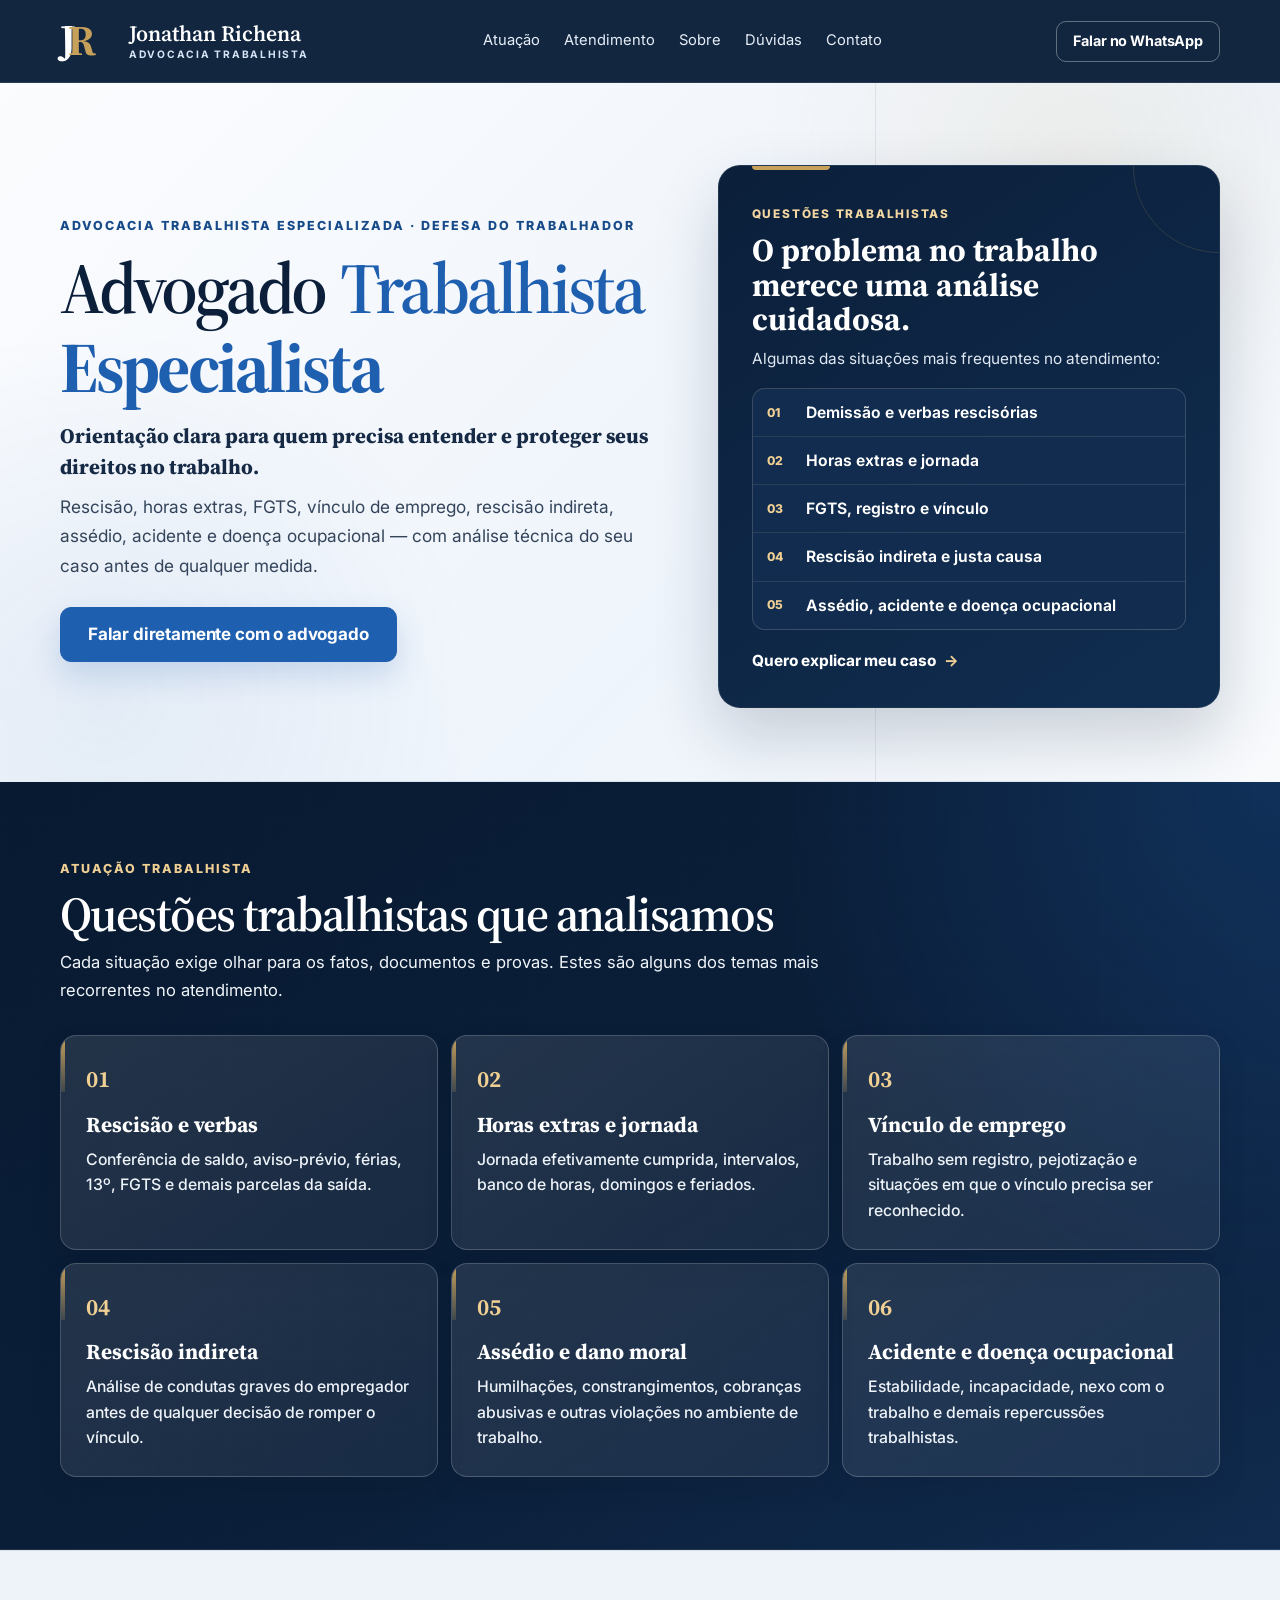
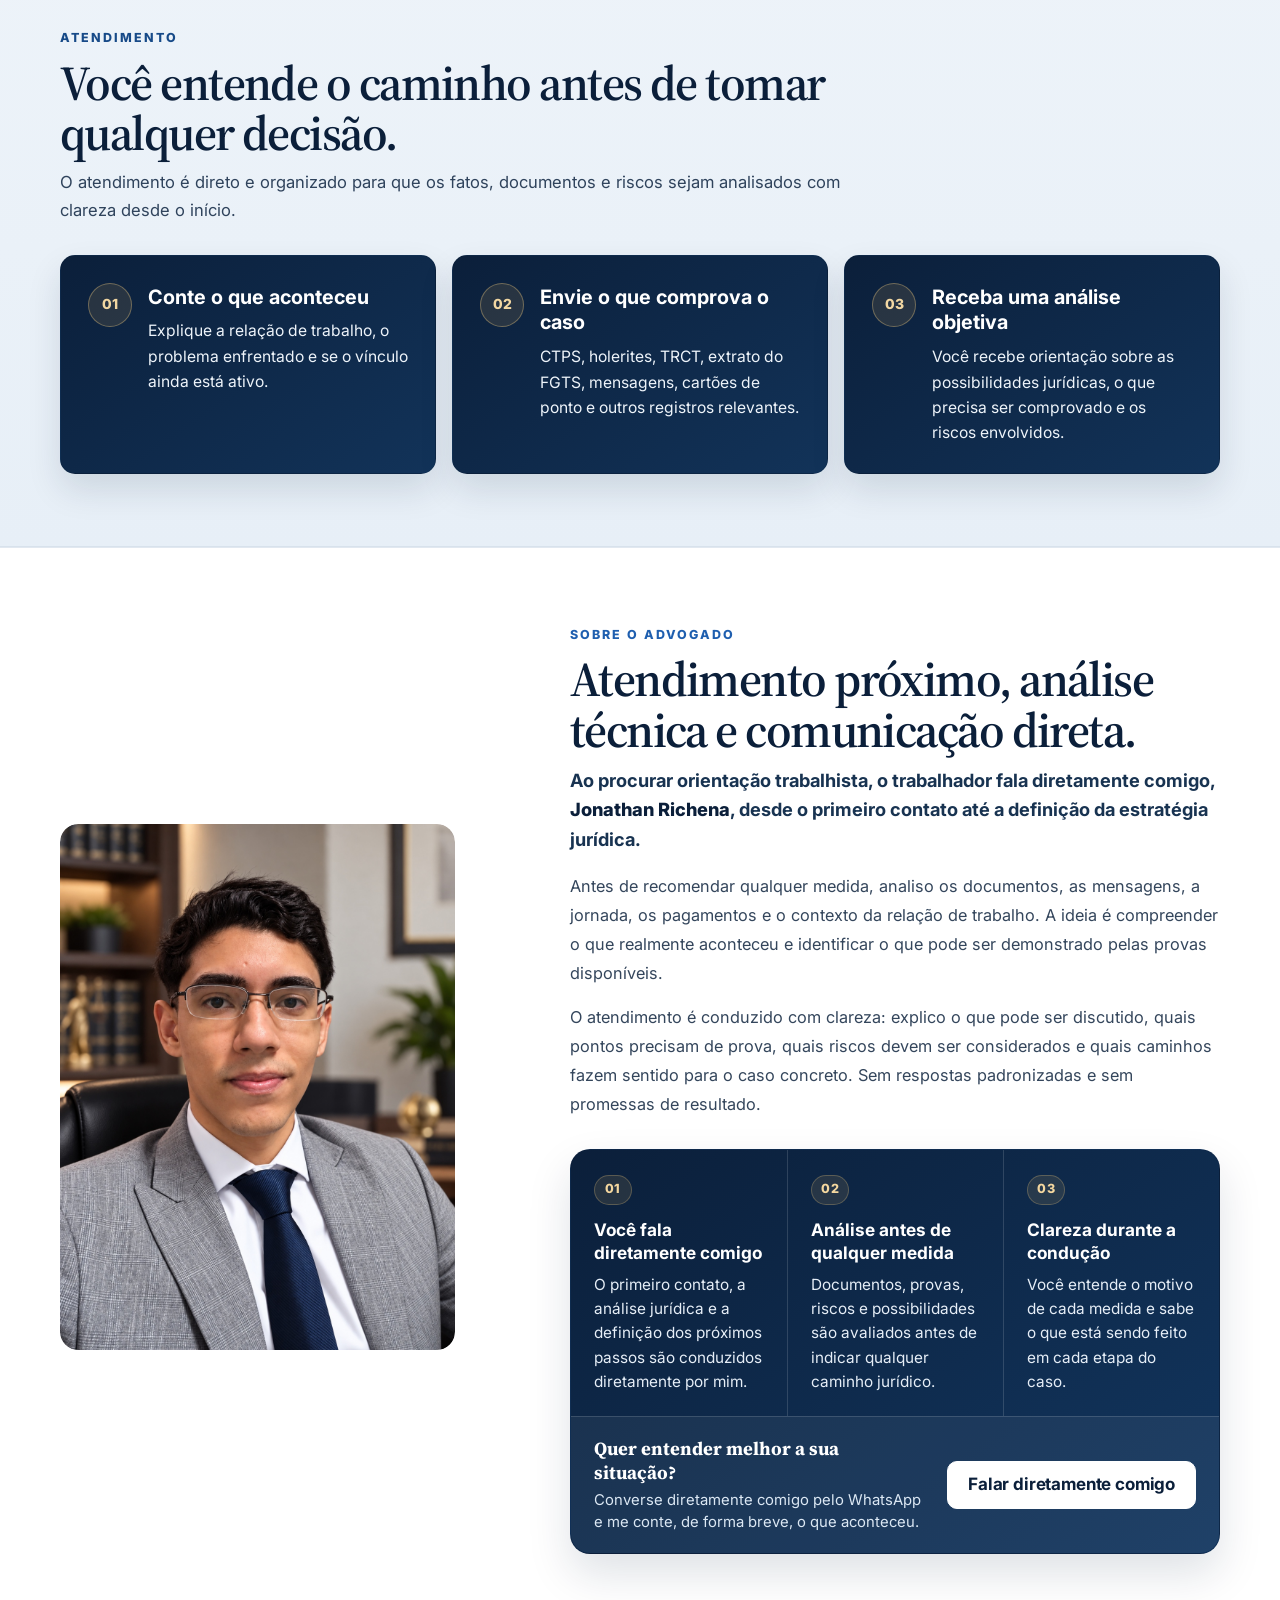
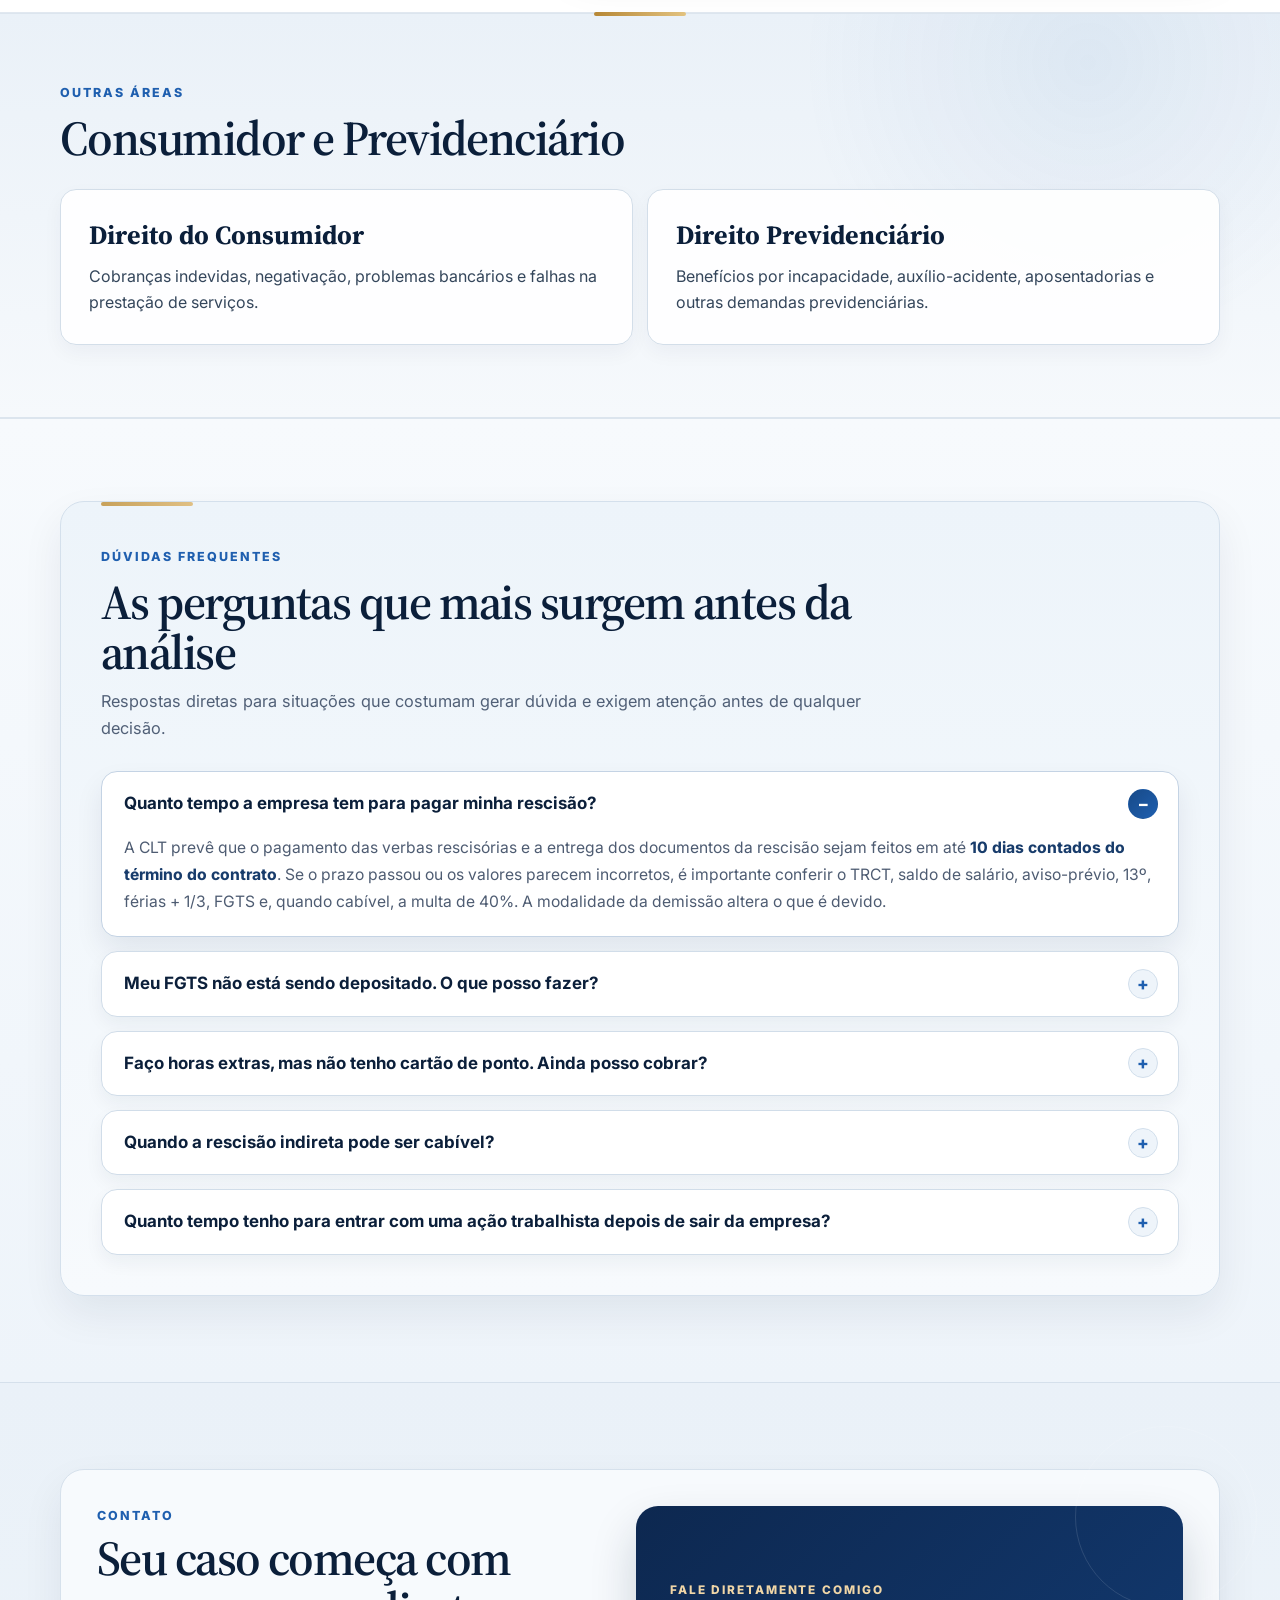
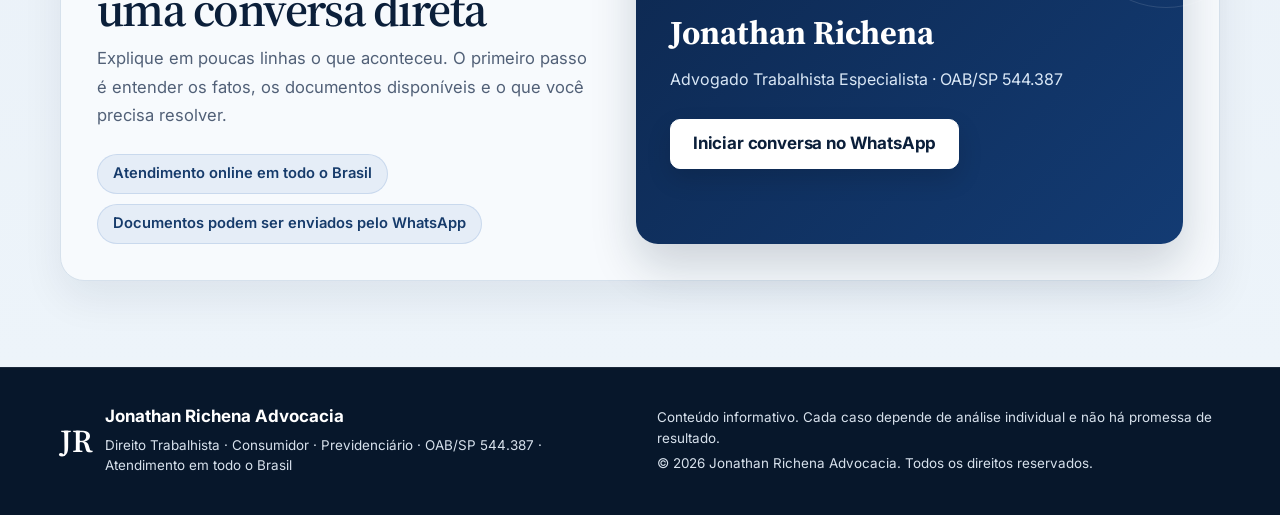
<file: index.html>
<!doctype html>
<html lang="pt-BR">
<head>

  <!-- Google tag (gtag.js) -->
<script async src="https://www.googletagmanager.com/gtag/js?id=AW-18434877988"></script>
<script>
  window.dataLayer = window.dataLayer || [];
  function gtag(){dataLayer.push(arguments);}
  gtag('js', new Date());

  gtag('config', 'AW-18434877988');
</script>

  <meta charset="utf-8">
  <meta name="viewport" content="width=device-width, initial-scale=1">
  <title>Jonathan Richena Advocacia | Advogado Trabalhista Especialista</title>
  <meta name="description" content="Atuação voltada à defesa do trabalhador em demissões, verbas rescisórias, horas extras, rescisão indireta, FGTS, vínculo, acidentes e doenças ocupacionais. Atendimento online em todo o Brasil.">
  <meta name="robots" content="index,follow">
  <meta name="theme-color" content="#0B1F3A">
  <meta name="site-build" content="2026-10-27-clean-hero-direct-contact-v6">
  <link rel="icon" href="data:image/svg+xml,%3Csvg xmlns='http://www.w3.org/2000/svg' viewBox='0 0 64 64'%3E%3Crect width='64' height='64' rx='12' fill='%230B1F3A'/%3E%3Ctext x='32' y='42' text-anchor='middle' font-family='Georgia' font-size='31' font-weight='700' fill='white'%3EJR%3C/text%3E%3C/svg%3E">

  <link rel="canonical" href="https://jonathanrichenaadv.com.br/">

  <meta property="og:title" content="Jonathan Richena Advocacia | Advogado Trabalhista Especialista">
  <meta property="og:description" content="Atuação jurídica voltada ao trabalhador, com análise individualizada de conflitos e direitos decorrentes da relação de emprego.">
  <meta property="og:type" content="website">
  <meta property="og:url" content="https://jonathanrichenaadv.com.br/">

  <link rel="preconnect" href="https://fonts.googleapis.com">
  <link rel="preconnect" href="https://fonts.gstatic.com" crossorigin>
  <link href="https://fonts.googleapis.com/css2?family=Inter:wght@400;500;600;700&family=Source+Serif+4:opsz,wght@8..60,500;8..60,600;8..60,700&display=swap" rel="stylesheet">
  <style id="site-styles">
:root {
  --navy: #0B1F3A;
  --navy-2: #102B4E;
  --blue: #1F5FAF;
  --blue-dark: #174A88;
  --blue-soft: #EAF2FB;
  --blue-pale: #F4F8FC;
  --sky: #BFD8F2;
  --gold: #C7A15A;
  --gold-soft: #F2E8D4;
  --paper: #F7F9FC;
  --surface: #FFFFFF;
  --surface-2: #EEF3F8;
  --text: #172033;
  --muted: #5C6678;
  --line: #D7E0EA;
  --white: #FFFFFF;
  --shadow: 0 16px 38px rgba(11,31,58,.08);
  --shadow-strong: 0 24px 58px rgba(11,31,58,.14);
  --radius: 18px;
}

* { box-sizing: border-box; }
html { scroll-behavior: auto; scroll-padding-top: 90px; }
body {
  margin: 0;
  font-family: Inter, ui-sans-serif, system-ui, -apple-system, BlinkMacSystemFont, "Segoe UI", sans-serif;
  color: var(--text);
  background: var(--paper);
  line-height: 1.62;
  -webkit-font-smoothing: antialiased;
}
a { color: inherit; text-decoration: none; }
.container { width: min(1160px, calc(100% - 40px)); margin-inline: auto; }

/* HEADER */
.topbar {
  position: sticky;
  top: 0;
  z-index: 50;
  background: rgba(11,31,58,.97);
  border-bottom: 1px solid rgba(255,255,255,.10);
  backdrop-filter: blur(12px);
}
.nav {
  min-height: 82px;
  display: flex;
  align-items: center;
  justify-content: space-between;
  gap: 28px;
}
.brand-integrated {
  display: inline-flex;
  align-items: center;
  gap: 14px;
  color: var(--white);
}
.brand-monogram {
  display: inline-flex;
  align-items: baseline;
  min-width: 55px;
  line-height: 1;
  font-family: "Source Serif 4", Georgia, serif;
  font-weight: 700;
  letter-spacing: -.09em;
}
.brand-j { font-size: 2.72rem; color: #FFFFFF; }
.brand-r { font-size: 2.66rem; color: var(--gold); margin-left: -.16em; }
.brand-lockup { display: flex; flex-direction: column; gap: 3px; line-height: 1.08; }
.brand-lockup strong {
  font-family: "Source Serif 4", Georgia, serif;
  font-size: 1.36rem;
  font-weight: 600;
  color: #FFFFFF;
}
.brand-subline {
  color: #D7E6F7;
  font-size: .64rem;
  font-weight: 700;
  letter-spacing: .17em;
}
.menu { display: flex; gap: 24px; color: #E7EEF8; font-size: .92rem; }
.menu a { position: relative; padding: 10px 0; transition: color .18s ease; }
.menu a::after {
  content: "";
  position: absolute;
  left: 0; right: 0; bottom: 5px;
  height: 2px;
  background: var(--gold);
  transform: scaleX(0);
  transform-origin: left;
  transition: transform .2s ease;
}
.menu a:hover { color: #FFFFFF; }
.menu a:hover::after, .menu a:focus-visible::after { transform: scaleX(1); }

/* BUTTONS */
.btn {
  display: inline-flex;
  align-items: center;
  justify-content: center;
  min-height: 50px;
  padding: 0 22px;
  border-radius: 10px;
  border: 1px solid var(--blue);
  background: var(--blue);
  color: #FFFFFF;
  font-weight: 700;
  letter-spacing: -.01em;
  box-shadow: 0 9px 22px rgba(31,95,175,.18);
  transition: transform .18s ease, background .18s ease, border-color .18s ease, box-shadow .18s ease;
}
.btn:hover {
  background: var(--blue-dark);
  border-color: var(--blue-dark);
  transform: translateY(-2px);
  box-shadow: 0 13px 27px rgba(23,74,136,.22);
}
.btn-sm {
  min-height: 41px;
  padding-inline: 16px;
  font-size: .9rem;
  box-shadow: none;
  background: transparent;
  border-color: rgba(255,255,255,.34);
}
.btn-sm:hover {
  background: rgba(255,255,255,.10);
  border-color: rgba(255,255,255,.58);
}
.btn-secondary {
  background: transparent;
  color: var(--navy);
  border-color: #BFCBDA;
  box-shadow: none;
}
.btn-secondary:hover {
  background: #E9F0F7;
  border-color: #AAB9CA;
  color: var(--navy);
  box-shadow: none;
}
.btn-light {
  background: #FFFFFF;
  color: var(--navy);
  border-color: #FFFFFF;
  box-shadow: none;
}
.btn-light:hover {
  background: #EEF5FC;
  color: var(--navy);
  border-color: #EEF5FC;
  box-shadow: none;
}
.btn:focus-visible, .menu a:focus-visible, summary:focus-visible {
  outline: 3px solid rgba(199,161,90,.35);
  outline-offset: 4px;
}

/* TYPOGRAPHY */
h1, h2, h3 { margin-top: 0; }
h1, .section-title {
  font-family: "Source Serif 4", Georgia, "Times New Roman", serif;
  color: var(--navy);
}
h1 {
  font-size: clamp(3rem, 5.6vw, 5.25rem);
  line-height: .99;
  letter-spacing: -.045em;
  font-weight: 600;
  margin-bottom: 24px;
}
h3 { color: var(--navy); font-size: 1.18rem; line-height: 1.3; margin-bottom: 9px; }

.eyebrow, .section-kicker, .cta-kicker {
  display: inline-block;
  color: var(--blue);
  font-size: .73rem;
  font-weight: 800;
  letter-spacing: .16em;
  text-transform: uppercase;
}
.section-title {
  font-size: clamp(2.25rem, 3.8vw, 3.35rem);
  line-height: 1.04;
  letter-spacing: -.032em;
  font-weight: 600;
  margin: 7px 0 10px;
}
.section-subtitle {
  margin: 0 0 15px;
  color: #3F4D63;
  font-size: 1.08rem;
  font-weight: 700;
}
.section-description {
  max-width: 780px;
  color: var(--muted);
  margin: 0;
  font-size: 1.02rem;
}
.section-heading { max-width: 800px; margin-bottom: 34px; }

/* HERO */
.hero {
  position: relative;
  overflow: hidden;
  padding: 84px 0 78px;
  background:
    radial-gradient(circle at 84% 18%, rgba(31,95,175,.11), transparent 30%),
    linear-gradient(180deg, #F9FBFD 0%, #EEF4FA 100%);
}
.hero::before {
  content: "";
  position: absolute;
  top: 0; bottom: 0;
  left: calc(50% + 235px);
  width: 1px;
  background: rgba(11,31,58,.08);
}
.hero-grid {
  display: grid;
  grid-template-columns: minmax(0, 1.12fr) minmax(360px, .88fr);
  gap: 58px;
  align-items: center;
}
.hero .eyebrow {
  margin-bottom: 16px;
  color: var(--blue);
}
.hero h1 span { color: var(--blue); }
.lead {
  max-width: 730px;
  font-size: 1.16rem;
  line-height: 1.68;
  color: #445066;
  margin: 0;
}
.hero-actions { display: flex; gap: 12px; flex-wrap: wrap; margin-top: 29px; }

.trust-strip {
  display: grid;
  grid-template-columns: repeat(3, 1fr);
  margin-top: 34px;
  border-top: 1px solid #CBD7E4;
  border-bottom: 1px solid #CBD7E4;
}
.trust-item { padding: 15px 14px 15px 0; }
.trust-item + .trust-item { border-left: 1px solid #CBD7E4; padding-left: 18px; }
.trust-item strong {
  display: block;
  color: var(--navy);
  font-size: .86rem;
  margin-bottom: 2px;
}
.trust-item span { color: #59677B; font-size: .82rem; }
.disclaimer {
  margin-top: 18px;
  color: #657083;
  font-size: .79rem;
  max-width: 720px;
}

/* HERO RIGHT PANEL */
.hero-card {
  position: relative;
  background: var(--navy);
  color: #FFFFFF;
  border-radius: 22px;
  padding: 34px;
  box-shadow: var(--shadow-strong);
}
.hero-card::before {
  content: "";
  position: absolute;
  top: 0; left: 34px;
  width: 82px; height: 4px;
  background: var(--gold);
}
.hero-card .section-kicker {
  color: #F0D6A7;
  margin-top: 8px;
}
.hero-card h2 {
  font-family: "Source Serif 4", Georgia, serif;
  color: #FFFFFF;
  font-size: 2rem;
  line-height: 1.08;
  letter-spacing: -.025em;
  margin: 9px 0 10px;
}
.hero-card > p {
  color: #E7EEF8;
  margin: 0 0 22px;
  font-weight: 500;
}
.problem-list {
  display: grid;
  gap: 1px;
  background: rgba(255,255,255,.10);
  border: 1px solid rgba(255,255,255,.10);
}
.problem-item {
  background: #102B4E;
  padding: 15px 16px;
  display: grid;
  grid-template-columns: 28px 1fr;
  align-items: start;
  gap: 10px;
}
.problem-item span {
  width: 24px; height: 24px;
  border-radius: 50%;
  display: grid; place-items: center;
  color: #FFFFFF;
  background: rgba(199,161,90,.22);
  font-size: .78rem;
  font-weight: 800;
}
.problem-item p {
  margin: 0;
  color: #FFFFFF;
  font-size: .92rem;
  font-weight: 600;
}
.hero-card .mini-cta {
  margin-top: 20px;
  color: #D9E5F3;
  font-size: .86rem;
  font-weight: 500;
}


/* HERO — CONVERSÃO / PRIMEIRA DOBRA */
.hero-copy {
  min-width: 0;
}

.hero-question {
  margin: -7px 0 13px;
  color: var(--navy);
  font-family: "Source Serif 4", Georgia, serif;
  font-size: clamp(1.32rem, 2vw, 1.72rem);
  line-height: 1.25;
  font-weight: 600;
}

.hero-credentials {
  margin-top: 24px;
  max-width: 680px;
  display: flex;
  align-items: center;
  justify-content: space-between;
  gap: 18px;
  padding: 14px 16px;
  border: 1px solid #CFDBE7;
  border-radius: 12px;
  background: rgba(255,255,255,.72);
  box-shadow: 0 8px 22px rgba(11,31,58,.05);
}

.hero-credentials > div {
  display: grid;
  gap: 2px;
}

.hero-credentials strong {
  color: var(--navy);
  font-size: .92rem;
  line-height: 1.35;
}

.hero-credentials span:not(.hero-credential-mark) {
  color: #59677B;
  font-size: .82rem;
}

.hero-credential-mark {
  flex: 0 0 auto;
  display: grid;
  place-items: center;
  width: 42px;
  height: 42px;
  border-radius: 10px;
  background: var(--navy);
  color: var(--gold);
  font-family: "Source Serif 4", Georgia, serif;
  font-weight: 700;
  letter-spacing: -.06em;
}

.hero-problem-list .problem-item {
  min-height: 58px;
  align-items: center;
}

.hero-card-link {
  display: inline-flex;
  align-items: center;
  gap: 8px;
  margin-top: 19px;
  color: #FFFFFF;
  font-size: .88rem;
  font-weight: 700;
  border-bottom: 1px solid rgba(255,255,255,.34);
  padding-bottom: 3px;
}

.hero-card-link span {
  color: #F0D6A7;
  transition: transform .18s ease;
}

.hero-card-link:hover span {
  transform: translateX(3px);
}

/* CONTENT SECTIONS */
.section { padding: 84px 0; background: var(--surface); }
.section-soft { background: var(--paper); }
.section-dark { background: var(--navy); color: #FFFFFF; }
.section-dark .section-kicker { color: #F0D6A7; }
.section-dark .section-title { color: #FFFFFF; }
.section-dark .section-subtitle { color: #EAF2FB; }
.section-dark .section-description {
  color: #DDE8F4;
  font-weight: 500;
}

/* WORKER PAIN POINTS */
.worker-grid {
  display: grid;
  grid-template-columns: repeat(3, 1fr);
  gap: 16px;
}
.worker-card {
  padding: 25px;
  border: 1px solid var(--line);
  background: #FFFFFF;
  border-radius: 15px;
  min-height: 188px;
  transition: transform .18s ease, box-shadow .18s ease, border-color .18s ease;
}
.worker-card:hover {
  transform: translateY(-3px);
  border-color: #AFC1D4;
  box-shadow: var(--shadow);
}
.worker-card .num {
  display: inline-block;
  margin-bottom: 18px;
  color: var(--blue);
  font-family: "Source Serif 4", Georgia, serif;
  font-size: 1.65rem;
  font-weight: 600;
}
.worker-card h3 { margin-bottom: 8px; }
.worker-card p {
  margin: 0;
  color: #566174;
  font-size: .94rem;
}

/* LABOR SERVICES */
.labor-grid {
  display: grid;
  grid-template-columns: repeat(2, 1fr);
  border: 1px solid rgba(255,255,255,.15);
}
.labor-item {
  min-height: 188px;
  padding: 27px;
  border-right: 1px solid rgba(255,255,255,.15);
  border-bottom: 1px solid rgba(255,255,255,.15);
  background: rgba(255,255,255,.015);
}
.labor-item:nth-child(2n) { border-right: 0; }
.labor-item:nth-last-child(-n+2) { border-bottom: 0; }
.labor-item .tag {
  color: #F0D6A7;
  font-size: .72rem;
  font-weight: 800;
  letter-spacing: .14em;
  text-transform: uppercase;
}
.labor-item h3 {
  color: #FFFFFF;
  font-family: "Source Serif 4", Georgia, serif;
  font-size: 1.45rem;
  margin: 8px 0;
}
.labor-item p {
  color: #E3EDF7;
  margin: 0;
  font-size: .95rem;
  font-weight: 500;
}

/* PROCESS */
.steps {
  display: grid;
  grid-template-columns: repeat(4, 1fr);
  border-top: 1px solid var(--line);
  border-bottom: 1px solid var(--line);
}
.step {
  padding: 26px 24px;
  position: relative;
}
.step + .step { border-left: 1px solid var(--line); }
.step > span {
  display: block;
  color: var(--blue);
  font-family: "Source Serif 4", Georgia, serif;
  font-size: 1.8rem;
  font-weight: 600;
  margin-bottom: 12px;
}
.step h3 { margin-bottom: 7px; }
.step p { margin: 0; color: #566174; font-size: .92rem; }

/* SECONDARY AREAS */
.secondary-areas {
  display: grid;
  grid-template-columns: 1fr 1fr;
  gap: 18px;
}
.secondary-card {
  background: #FFFFFF;
  border: 1px solid var(--line);
  border-radius: 16px;
  padding: 28px;
}
.secondary-card .section-kicker { margin-bottom: 6px; }
.secondary-card h3 {
  font-family: "Source Serif 4", Georgia, serif;
  font-size: 1.6rem;
  margin-bottom: 10px;
}
.secondary-card p { color: #566174; margin: 0; }

/* DOCUMENTS */
.docs-grid {
  display: grid;
  grid-template-columns: .8fr 1.2fr;
  gap: 54px;
  align-items: start;
}
.document-box {
  background: #FFFFFF;
  border: 1px solid var(--line);
  border-radius: 16px;
  padding: 28px;
}
.document-box ul { list-style: none; padding: 0; margin: 0; }
.document-box li {
  position: relative;
  padding: 13px 13px 13px 31px;
  border-bottom: 1px solid #E6EDF5;
  color: #344157;
}
.document-box li:last-child { border-bottom: 0; }
.document-box li::before {
  content: "•";
  position: absolute;
  left: 10px;
  color: var(--blue);
  font-size: 1.2rem;
  line-height: 1;
  top: 15px;
}

/* CTA */
.cta-section { padding: 0 0 84px; background: var(--surface); }
.cta-box {
  position: relative;
  overflow: hidden;
  display: flex;
  align-items: center;
  justify-content: space-between;
  gap: 42px;
  padding: 42px;
  background: linear-gradient(120deg, #174A88, #1F5FAF);
  color: #FFFFFF;
  border-radius: 18px;
  box-shadow: 0 18px 44px rgba(23,74,136,.20);
}
.cta-box::after {
  content: "";
  position: absolute;
  width: 260px; height: 260px;
  border: 1px solid rgba(255,255,255,.18);
  border-radius: 50%;
  right: -120px; top: -120px;
}
.cta-box h2 {
  font-family: "Source Serif 4", Georgia, serif;
  font-size: clamp(2rem, 3vw, 2.8rem);
  line-height: 1.05;
  margin: 5px 0 10px;
  color: #FFFFFF;
}
.cta-box p {
  color: #EEF5FC;
  max-width: 720px;
  margin: 0;
  font-weight: 500;
}
.cta-box .cta-kicker { color: #F0D6A7; }

/* FAQ */
.faq-wrap { max-width: 920px; }
.faq { display: grid; gap: 10px; }
details {
  background: #FFFFFF;
  border: 1px solid var(--line);
  border-radius: 12px;
  padding: 18px 20px;
}
summary { cursor: pointer; color: var(--navy); font-weight: 700; }
details p { color: #566174; margin-bottom: 0; }

/* CONTACT */
.contact-section {
  padding: 84px 0;
  background: #EAF1F8;
}
.contact-grid {
  display: grid;
  grid-template-columns: .9fr 1.1fr;
  gap: 54px;
  align-items: center;
}
.contact-meta { color: #4F5D73; }
.contact-card {
  background: #FFFFFF;
  border: 1px solid #CCD8E5;
  border-radius: 18px;
  padding: 30px;
  box-shadow: var(--shadow);
}
.contact-card h3 {
  font-family: "Source Serif 4", Georgia, serif;
  font-size: 1.55rem;
  margin-bottom: 10px;
}
.contact-card p { color: #566174; }

/* FOOTER */
footer {
  padding: 35px 0;
  background: #07172B;
  color: #E4EDF7;
  border-top: 1px solid rgba(255,255,255,.08);
}
.footer-content {
  display: grid;
  grid-template-columns: 1fr 1fr;
  gap: 34px;
  align-items: start;
}
.footer-brand { display: flex; align-items: center; gap: 12px; }
.footer-monogram {
  font-family: "Source Serif 4", Georgia, serif;
  font-size: 2rem;
  color: #FFFFFF;
  font-weight: 600;
}
.footer-lockup strong { color: #FFFFFF; }
.footer-lockup p, .footer-info p {
  margin: 4px 0;
  font-size: .85rem;
  color: #D7E3F1;
}
.footer-info { text-align: left; }

/* MOBILE */
@media (max-width: 980px) {
  .menu { display: none; }
  .hero-grid { grid-template-columns: 1fr; gap: 36px; }
  .hero::before { display: none; }
  .hero-card { max-width: 760px; }
  .worker-grid { grid-template-columns: repeat(2, 1fr); }
  .steps { grid-template-columns: repeat(2, 1fr); }
  .step:nth-child(3) { border-left: 0; border-top: 1px solid var(--line); }
  .step:nth-child(4) { border-top: 1px solid var(--line); }
  .docs-grid, .contact-grid { grid-template-columns: 1fr; gap: 34px; }
}
@media (max-width: 700px) {
  .container { width: min(100% - 28px, 1160px); }
  .nav { min-height: 74px; }
  .brand-j { font-size: 2.15rem; }
  .brand-r { font-size: 2.08rem; }
  .brand-lockup strong { font-size: 1.02rem; }
  .brand-subline { font-size: .53rem; letter-spacing: .11em; }
  .topbar .btn-sm { display: none; }
  .hero { padding: 62px 0 58px; }
  h1 { font-size: clamp(2.6rem, 13vw, 3.8rem); }
  .lead { font-size: 1.04rem; }
  .trust-strip { grid-template-columns: 1fr; }
  .trust-item + .trust-item {
    border-left: 0;
    border-top: 1px solid #CBD7E4;
    padding-left: 0;
  }
  .hero-card { padding: 26px; border-radius: 16px; }
  .section { padding: 68px 0; }
  .worker-grid, .secondary-areas, .labor-grid { grid-template-columns: 1fr; }
  .labor-item, .labor-item:nth-child(2n), .labor-item:nth-last-child(-n+2) {
    border-right: 0;
    border-bottom: 1px solid rgba(255,255,255,.15);
  }
  .labor-item:last-child { border-bottom: 0; }
  .steps { grid-template-columns: 1fr; }
  .step + .step, .step:nth-child(3), .step:nth-child(4) {
    border-left: 0;
    border-top: 1px solid var(--line);
  }
  .cta-section { padding-bottom: 68px; }
  .cta-box { padding: 30px 25px; flex-direction: column; align-items: flex-start; }
  .footer-content { grid-template-columns: 1fr; gap: 22px; }
}
@media (prefers-reduced-motion: reduce) {
  *, *::before, *::after {
    scroll-behavior: auto !important;
    transition-duration: .01ms !important;
    animation-duration: .01ms !important;
  }
}

/* SOBRE O ADVOGADO */
.about-section {
  background: #ffffff;
}

.about-grid {
  display: grid;
  grid-template-columns: minmax(300px, .85fr) minmax(0, 1.15fr);
  gap: 52px;
  align-items: center;
}

.about-photo-panel {
  position: relative;
  background: linear-gradient(180deg, #f6f9fd, #eaf1f8);
  border-radius: 24px;
  padding: 14px;
  box-shadow: 0 18px 46px rgba(11,31,58,.10);
}

.about-photo-panel::before {
  content: "";
  position: absolute;
  width: 110px;
  height: 6px;
  left: 28px;
  top: -3px;
  border-radius: 999px;
  background: var(--gold);
}

.about-photo {
  display: block;
  width: 100%;
  aspect-ratio: 3 / 4;
  object-fit: cover;
  object-position: 50% 50%;
  border-radius: 17px;
}

.about-copy .section-description {
  max-width: 760px;
  margin-bottom: 18px;
}

.about-text {
  color: #4f5d73;
  max-width: 780px;
  margin: 0 0 16px;
}

.about-facts {
  display: grid;
  grid-template-columns: repeat(3, 1fr);
  gap: 12px;
  margin-top: 24px;
}

.about-facts > div {
  padding: 16px;
  border: 1px solid #d8e3ef;
  background: #f6f9fd;
  border-radius: 12px;
}

.about-facts strong {
  display: block;
  color: var(--navy);
  margin-bottom: 4px;
  font-size: .9rem;
}

.about-facts span {
  color: #5b687c;
  font-size: .86rem;
}

.about-actions {
  margin-top: 24px;
}

@media (max-width: 980px) {
  .about-grid {
    grid-template-columns: 1fr;
    gap: 30px;
  }

  .about-photo-panel {
    max-width: 520px;
  }
}

@media (max-width: 700px) {
  .about-facts {
    grid-template-columns: 1fr;
  }
}


/* =========================================================
   MOBILE REFINADO — baseado na versão anexada
   Todas as regras abaixo se limitam a telas móveis.
   O desktop permanece inalterado.
   ========================================================= */
.mobile-header-cta {
  display: none;
}

@media (max-width: 760px) {
  html {
    scroll-padding-top: 70px;
  }

  body {
    overflow-x: hidden;
    background: #F7F9FC;
  }

  .container {
    width: calc(100% - 24px);
  }

  /* Header */
  .topbar {
    background: rgba(11,31,58,.985);
    box-shadow: 0 5px 18px rgba(11,31,58,.08);
  }

  .nav {
    min-height: 68px;
    gap: 8px;
  }

  .brand-integrated {
    gap: 8px;
    min-width: 0;
    flex: 1 1 auto;
  }

  .brand-monogram {
    min-width: 39px;
  }

  .brand-j {
    font-size: 1.88rem;
  }

  .brand-r {
    font-size: 1.82rem;
  }

  .brand-lockup {
    min-width: 0;
  }

  .brand-lockup strong {
    font-size: .94rem;
    line-height: 1;
    white-space: nowrap;
  }

  .brand-subline {
    margin-top: 2px;
    font-size: .45rem;
    letter-spacing: .085em;
    white-space: nowrap;
  }

  .menu,
  .topbar .btn-sm {
    display: none;
  }

  .mobile-header-cta {
    display: inline-flex;
    flex: 0 0 auto;
    align-items: center;
    justify-content: center;
    min-height: 35px;
    padding: 0 10px;
    border: 1px solid rgba(255,255,255,.34);
    border-radius: 8px;
    color: #fff;
    background: rgba(255,255,255,.06);
    font-size: .72rem;
    font-weight: 700;
    white-space: nowrap;
  }

  /* Hero */
  .hero {
    padding: 42px 0 48px;
  }

  .hero-grid {
    grid-template-columns: 1fr;
    gap: 26px;
  }

  .hero::before {
    display: none;
  }

  .hero .eyebrow {
    margin-bottom: 11px;
    font-size: .64rem;
    line-height: 1.35;
    letter-spacing: .105em;
  }

  h1 {
    font-size: clamp(2.25rem, 11vw, 3.05rem);
    line-height: 1.015;
    letter-spacing: -.038em;
    margin-bottom: 17px;
  }

  .lead {
    font-size: .98rem;
    line-height: 1.58;
  }

  .hero-actions {
    display: grid;
    grid-template-columns: 1fr;
    gap: 9px;
    margin-top: 21px;
  }

  .hero-actions .btn {
    width: 100%;
    min-height: 48px;
    padding: 0 15px;
  }

  .trust-strip {
    grid-template-columns: 1fr;
    margin-top: 24px;
    border: 1px solid #D5E0EC;
    border-radius: 13px;
    overflow: hidden;
    background: rgba(255,255,255,.64);
  }

  .trust-item,
  .trust-item + .trust-item {
    padding: 12px 14px;
    border-left: 0;
  }

  .trust-item + .trust-item {
    border-top: 1px solid #D5E0EC;
  }

  .trust-item strong {
    font-size: .82rem;
  }

  .trust-item span {
    font-size: .76rem;
  }

  .disclaimer {
    margin-top: 13px;
    font-size: .71rem;
    line-height: 1.48;
  }

  /* Hero card */
  .hero-card {
    max-width: none;
    padding: 22px 17px 19px;
    border-radius: 15px;
  }

  .hero-card::before {
    left: 17px;
    width: 62px;
  }

  .hero-card .section-kicker {
    margin-top: 5px;
    font-size: .62rem;
  }

  .hero-card h2 {
    font-size: 1.62rem;
    line-height: 1.08;
    margin: 7px 0 8px;
  }

  .hero-card > p {
    margin-bottom: 15px;
    font-size: .88rem;
    line-height: 1.48;
  }

  .problem-list {
    border-radius: 10px;
    overflow: hidden;
  }

  .problem-item {
    grid-template-columns: 23px 1fr;
    gap: 8px;
    padding: 11px 10px;
  }

  .problem-item span {
    width: 21px;
    height: 21px;
    font-size: .66rem;
  }

  .problem-item p {
    font-size: .82rem;
    line-height: 1.42;
  }

  .hero-card .mini-cta {
    margin-top: 14px;
    font-size: .77rem;
    line-height: 1.45;
  }

  /* General section typography */
  .section {
    padding: 52px 0;
  }

  .section-heading {
    margin-bottom: 24px;
  }

  .section-kicker,
  .cta-kicker {
    font-size: .64rem;
    letter-spacing: .11em;
  }

  .section-title {
    font-size: clamp(1.85rem, 8.6vw, 2.35rem);
    line-height: 1.06;
    margin: 6px 0 9px;
  }

  .section-subtitle {
    font-size: .96rem;
    line-height: 1.42;
  }

  .section-description {
    font-size: .92rem;
    line-height: 1.56;
  }

  /* Worker issue cards */
  .worker-grid {
    grid-template-columns: 1fr;
    gap: 9px;
  }

  .worker-card {
    min-height: 0;
    padding: 18px 17px;
    border-radius: 12px;
  }

  .worker-card .num {
    margin-bottom: 9px;
    font-size: 1.35rem;
  }

  .worker-card h3 {
    font-size: 1.04rem;
    margin-bottom: 5px;
  }

  .worker-card p {
    font-size: .86rem;
    line-height: 1.48;
  }

  /* Main labor section */
  .labor-grid {
    grid-template-columns: 1fr;
    border-radius: 13px;
    overflow: hidden;
  }

  .labor-item,
  .labor-item:nth-child(2n),
  .labor-item:nth-last-child(-n+2) {
    min-height: 0;
    padding: 18px 16px;
    border-right: 0;
    border-bottom: 1px solid rgba(255,255,255,.15);
  }

  .labor-item:last-child {
    border-bottom: 0;
  }

  .labor-item .tag {
    font-size: .61rem;
  }

  .labor-item h3 {
    font-size: 1.23rem;
    margin: 6px 0;
  }

  .labor-item p {
    font-size: .85rem;
    line-height: 1.48;
  }

  /* Atendimento steps */
  .steps {
    grid-template-columns: 1fr;
    border: 0;
    gap: 9px;
  }

  .step,
  .step + .step,
  .step:nth-child(3),
  .step:nth-child(4) {
    padding: 17px;
    border: 1px solid var(--line);
    border-radius: 12px;
    background: #fff;
  }

  .step > span {
    font-size: 1.42rem;
    margin-bottom: 6px;
  }

  .step h3 {
    font-size: 1.02rem;
  }

  .step p {
    font-size: .84rem;
    line-height: 1.48;
  }

  /* Sobre o advogado: photo first, centered, then text */
  .about-section {
    padding-top: 50px;
    padding-bottom: 52px;
  }

  .about-grid {
    grid-template-columns: 1fr;
    gap: 25px;
  }

  .about-photo-panel {
    width: min(100%, 330px);
    margin: 0 auto;
    padding: 9px;
    border-radius: 18px;
    box-shadow: 0 14px 34px rgba(11,31,58,.11);
  }

  .about-photo-panel::before {
    width: 76px;
    height: 4px;
    left: 20px;
  }

  .about-photo {
    aspect-ratio: 3 / 4;
    object-position: 50% 50%;
    border-radius: 13px;
  }

  .about-copy .section-title {
    margin-bottom: 5px;
  }

  .about-copy .section-description,
  .about-text {
    font-size: .9rem;
    line-height: 1.56;
  }

  .about-text {
    margin-bottom: 12px;
  }

  .about-facts {
    grid-template-columns: 1fr;
    gap: 8px;
    margin-top: 18px;
  }

  .about-facts > div {
    padding: 12px 13px;
    border-radius: 10px;
  }

  .about-facts strong {
    font-size: .82rem;
  }

  .about-facts span {
    font-size: .8rem;
  }

  .about-actions {
    margin-top: 18px;
  }

  .about-actions .btn {
    width: 100%;
  }

  /* Secondary practice areas */
  .secondary-areas {
    grid-template-columns: 1fr;
    gap: 9px;
  }

  .secondary-card {
    padding: 18px 17px;
    border-radius: 12px;
  }

  .secondary-card h3 {
    font-size: 1.28rem;
    margin-bottom: 6px;
  }

  .secondary-card p {
    font-size: .86rem;
    line-height: 1.48;
  }

  /* Documents */
  .docs-grid {
    grid-template-columns: 1fr;
    gap: 23px;
  }

  .docs-grid .btn {
    width: 100%;
  }

  .document-box {
    padding: 17px 13px;
    border-radius: 12px;
  }

  .document-box li {
    padding: 10px 9px 10px 26px;
    font-size: .84rem;
    line-height: 1.43;
  }

  .document-box li::before {
    left: 7px;
    top: 11px;
  }

  /* CTA */
  .cta-section {
    padding-bottom: 52px;
  }

  .cta-box {
    padding: 24px 19px;
    gap: 18px;
    border-radius: 14px;
    flex-direction: column;
    align-items: flex-start;
  }

  .cta-box h2 {
    font-size: 1.78rem;
    margin: 5px 0 8px;
  }

  .cta-box p {
    font-size: .88rem;
    line-height: 1.52;
  }

  .cta-box .btn {
    width: 100%;
  }

  /* FAQ */
  .faq {
    gap: 7px;
  }

  details {
    padding: 14px 15px;
    border-radius: 10px;
  }

  summary {
    font-size: .88rem;
    line-height: 1.4;
  }

  details p {
    font-size: .84rem;
    line-height: 1.48;
  }

  /* Contact */
  .contact-section {
    padding: 52px 0;
  }

  .contact-grid {
    grid-template-columns: 1fr;
    gap: 22px;
  }

  .contact-card {
    padding: 19px 17px;
    border-radius: 13px;
  }

  .contact-card h3 {
    font-size: 1.35rem;
  }

  .contact-card p {
    font-size: .86rem;
    line-height: 1.5;
  }

  .contact-card .btn {
    width: 100%;
  }

  /* Footer */
  footer {
    padding: 27px 0;
  }

  .footer-content {
    grid-template-columns: 1fr;
    gap: 16px;
  }

  .footer-brand {
    align-items: flex-start;
  }

  .footer-lockup p,
  .footer-info p {
    font-size: .74rem;
    line-height: 1.43;
  }
}

@media (max-width: 380px) {
  .container {
    width: calc(100% - 18px);
  }

  .brand-lockup strong {
    font-size: .84rem;
  }

  .brand-subline {
    font-size: .4rem;
  }

  .mobile-header-cta {
    padding: 0 7px;
    font-size: .67rem;
  }

  h1 {
    font-size: 2.12rem;
  }
}


/* AJUSTE MOBILE FINAL — 24/10/2026 */
@media (max-width: 760px) {
  body { font-size: 16px; }

  .hero > .container,
  .section > .container,
  .contact-section > .container,
  .cta-section > .container {
    max-width: 100%;
  }

  .hero .lead,
  .section-description,
  .about-text,
  .secondary-card p,
  .contact-card p,
  details p {
    color: #46566b;
  }

  .section-dark .section-description,
  .labor-item p,
  .hero-card > p,
  .hero-card .mini-cta {
    color: #eef5fc;
  }

  .about-photo-panel {
    width: min(88vw, 350px);
  }

  .about-photo {
    width: 100%;
    aspect-ratio: 3 / 4;
    object-fit: cover;
    object-position: center;
  }

  .btn,
  .mobile-header-cta {
    -webkit-tap-highlight-color: transparent;
  }

  .btn {
    min-height: 50px;
  }

  .worker-card,
  .secondary-card,
  .contact-card,
  details,
  .step {
    box-shadow: 0 6px 18px rgba(11,31,58,.045);
  }
}



/* PROTEÇÃO DE INTERAÇÃO: sem cursor de texto, seleção ou cópia */
html, body, body * {
  -webkit-user-select: none !important;
  -moz-user-select: none !important;
  -ms-user-select: none !important;
  user-select: none !important;
  -webkit-touch-callout: none !important;
  caret-color: transparent !important;
}

::selection {
  background: transparent !important;
  color: inherit !important;
}

::-moz-selection {
  background: transparent !important;
  color: inherit !important;
}

a, button, summary, [role="button"] {
  cursor: pointer;
}

img {
  -webkit-user-drag: none;
  user-drag: none;
}


/* AJUSTE DE CONVERSÃO — PRIMEIRA TELA / MOBILE */
@media (max-width: 760px) {
  .hero {
    padding-top: 35px;
  }

  .hero .eyebrow {
    margin-bottom: 9px;
  }

  .hero h1 {
    font-size: clamp(2.28rem, 11vw, 3rem);
    margin-bottom: 12px;
  }

  .hero-question {
    margin: 0 0 10px;
    font-size: 1.16rem;
    line-height: 1.3;
  }

  .hero .lead {
    font-size: .94rem;
    line-height: 1.55;
  }

  .hero-actions {
    margin-top: 19px;
  }

  .hero-actions .btn {
    min-height: 51px;
    font-size: .91rem;
  }

  .hero-credentials {
    margin-top: 17px;
    padding: 12px 13px;
    gap: 12px;
  }

  .hero-credentials strong {
    font-size: .82rem;
  }

  .hero-credentials span:not(.hero-credential-mark) {
    font-size: .74rem;
  }

  .hero-credential-mark {
    width: 38px;
    height: 38px;
    font-size: .9rem;
  }

  .hero .disclaimer {
    margin-top: 11px;
  }

  .hero-card {
    margin-top: 1px;
  }

  .hero-card h2 {
    font-size: 1.48rem;
  }

  .hero-problem-list .problem-item {
    min-height: 49px;
  }

  .hero-card-link {
    margin-top: 15px;
    font-size: .8rem;
  }
}


/* ===== REFINAMENTO PREMIUM / CONVERSÃO ===== */
.hero-conversion {
  position: relative;
  padding: 82px 0 74px;
  background:
    radial-gradient(circle at 84% 12%, rgba(199,161,90,.10), transparent 25%),
    radial-gradient(circle at 8% 88%, rgba(31,95,175,.08), transparent 28%),
    linear-gradient(135deg,#fbfcfe 0%,#eef4fb 62%,#f8fafc 100%);
}
.hero-conversion::after {
  content:"";
  position:absolute;
  inset:auto 0 0;
  height:1px;
  background:linear-gradient(90deg,transparent,#d9e3ee 20%,#d9e3ee 80%,transparent);
}
.hero-grid-conversion { grid-template-columns:minmax(0,1.08fr) minmax(360px,.92fr); gap:68px; align-items:center; }
.hero-copy-conversion .eyebrow { color:var(--blue-dark); }
.hero-copy-conversion h1 { max-width:720px; margin:0 0 18px; font-size:clamp(3.1rem,5.6vw,5.25rem); }
.hero-title-accent {
  position:relative;
  display:inline-block;
  color:var(--blue);
}
.hero-title-accent::after {
  content:"";
  position:absolute;
  left:.03em;
  right:.01em;
  bottom:.02em;
  height:.08em;
  border-radius:999px;
  background:linear-gradient(90deg,var(--gold),rgba(199,161,90,.25));
  z-index:-1;
}
.hero-question { max-width:720px; margin:0 0 9px; color:var(--navy); font-size:1.23rem; line-height:1.45; font-weight:750; }
.hero-lead-conversion { max-width:705px; font-size:1.04rem; line-height:1.7; color:#4a596f; }
.hero-actions-conversion { margin-top:26px; }
.btn-primary-strong { min-height:55px; padding-inline:27px; border-radius:11px; box-shadow:0 14px 30px rgba(31,95,175,.18); }
.hero-id-line { display:flex; flex-wrap:wrap; gap:8px 18px; align-items:center; margin-top:21px; padding-top:18px; border-top:1px solid #d5e0eb; color:#4c5b70; font-size:.87rem; }
.hero-id-line strong { color:var(--navy); font-size:.93rem; }
.hero-trust-row { display:flex; flex-wrap:wrap; gap:8px; margin-top:12px; }
.hero-trust-row span { padding:6px 9px; border:1px solid #d8e2ed; border-radius:999px; background:rgba(255,255,255,.72); color:#536176; font-size:.72rem; font-weight:700; }
.hero-legal-note { margin:10px 0 0; color:#737f91; font-size:.72rem; }
.hero-focus-card { position:relative; overflow:hidden; background:linear-gradient(145deg,#0b1f3a 0%,#102d50 100%); color:#fff; padding:33px; border-radius:22px; box-shadow:0 28px 64px rgba(11,31,58,.19); border:1px solid rgba(255,255,255,.08); }
.hero-focus-card::before { content:""; position:absolute; width:170px; height:170px; border:1px solid rgba(199,161,90,.17); border-radius:50%; right:-86px; top:-85px; }
.hero-focus-card::after { content:""; position:absolute; left:33px; top:0; width:78px; height:4px; border-radius:0 0 8px 8px; background:var(--gold); }
.focus-label { display:inline-block; color:#f3dcae; font-size:.68rem; font-weight:800; letter-spacing:.15em; margin:5px 0 9px; }
.hero-focus-card h2 { position:relative; color:#fff; font-family:"Source Serif 4",Georgia,serif; font-size:2rem; line-height:1.08; margin:0 0 10px; }
.focus-intro { margin:0 0 18px; color:#cad8e7; font-size:.88rem; line-height:1.5; }
.focus-list { display:grid; gap:1px; background:rgba(255,255,255,.12); border:1px solid rgba(255,255,255,.07); border-radius:13px; overflow:hidden; }
.focus-list a { display:grid; grid-template-columns:29px 1fr; gap:10px; align-items:center; padding:13px 14px; background:rgba(16,43,78,.92); color:#fff; transition:background .18s ease,padding-left .18s ease; }
.focus-list a:hover { background:#173b63; padding-left:17px; }
.focus-list span { color:#efcf93; font-size:.7rem; font-weight:800; }
.focus-list strong { font-size:.9rem; line-height:1.35; font-weight:650; }
.focus-cta { display:inline-flex; align-items:center; gap:8px; margin-top:19px; color:#fff; font-weight:750; font-size:.89rem; }
.focus-cta span { color:#efcf93; }
.section-compact { padding:72px 0; }
.section-muted { background:#f4f7fb; }
.compact-heading { margin-bottom:30px; }

/* Atuação: seção de autoridade com contraste */
.practice-section-refined {
  position:relative;
  overflow:hidden;
  background:
    radial-gradient(circle at 100% 0%, rgba(31,95,175,.28), transparent 35%),
    linear-gradient(145deg,#081a31 0%,#0b1f3a 58%,#102b4e 100%);
  color:#fff;
}
.practice-section-refined::before { content:""; position:absolute; inset:0; opacity:.16; background-image:linear-gradient(rgba(255,255,255,.03) 1px,transparent 1px),linear-gradient(90deg,rgba(255,255,255,.03) 1px,transparent 1px); background-size:38px 38px; pointer-events:none; }
.practice-section-refined .container { position:relative; }
.practice-heading-refined .section-kicker { color:#efcf93; }
.practice-heading-refined .section-title { color:#fff; }
.practice-heading-refined .section-description { color:#d8e4ef; max-width:760px; }
.practice-grid-clean { display:grid; grid-template-columns:repeat(3,1fr); gap:13px; }
.practice-card-clean { position:relative; overflow:hidden; min-height:190px; padding:25px; background:linear-gradient(145deg,rgba(255,255,255,.075),rgba(255,255,255,.035)); border:1px solid rgba(255,255,255,.13); border-radius:16px; box-shadow:0 12px 30px rgba(0,0,0,.08); transition:transform .2s ease,border-color .2s ease,background .2s ease; }
.practice-card-clean::after { content:""; position:absolute; left:0; top:0; width:4px; height:56px; background:linear-gradient(var(--gold),rgba(199,161,90,.18)); }
.practice-card-clean:hover { transform:translateY(-3px); border-color:rgba(199,161,90,.40); background:linear-gradient(145deg,rgba(255,255,255,.10),rgba(255,255,255,.05)); }
.practice-card-clean > span { display:block; color:#efcf93; font-family:"Source Serif 4",Georgia,serif; font-size:1.35rem; font-weight:650; margin-bottom:12px; }
.practice-card-clean h3 { color:#fff; font-family:"Source Serif 4",Georgia,serif; font-size:1.25rem; margin-bottom:8px; }
.practice-card-clean p { margin:0; color:#d6e2ee; font-size:.9rem; line-height:1.55; font-weight:500; }

/* Atendimento */
.steps-clean { display:grid; grid-template-columns:repeat(3,1fr); gap:14px; }
.step-clean { display:flex; gap:16px; padding:23px; background:#fff; border:1px solid #dce5ef; border-radius:15px; box-shadow:0 8px 24px rgba(11,31,58,.045); }
.step-clean > span { flex:0 0 39px; height:39px; display:grid; place-items:center; border-radius:50%; background:linear-gradient(145deg,#edf4fb,#dfeaf7); color:var(--blue-dark); font-weight:800; }
.step-clean h3 { margin-bottom:6px; }
.step-clean p { margin:0; color:#566174; font-size:.9rem; line-height:1.5; }

/* Sobre mim */
.about-section-refined { background:linear-gradient(180deg,#fff 0%,#f8fafc 100%); }
.about-grid-clean { grid-template-columns:minmax(300px,.82fr) minmax(0,1.18fr); gap:58px; }
.about-photo-panel-clean { max-width:395px; padding:10px; border-radius:22px; background:#fff; border:1px solid #dde6ef; box-shadow:0 22px 48px rgba(11,31,58,.11); }
.about-photo-panel-clean::before { width:82px; height:4px; left:24px; background:var(--gold); }
.about-photo-panel-clean .about-photo { border-radius:15px; }
.about-photo-caption { display:flex; align-items:center; justify-content:space-between; gap:12px; padding:12px 8px 2px; }
.about-photo-caption strong { color:var(--navy); font-family:"Source Serif 4",Georgia,serif; font-size:1rem; }
.about-photo-caption span { color:#69778a; font-size:.76rem; font-weight:650; }
.about-copy-clean .section-title { max-width:720px; }
.about-lead { max-width:760px; margin:0 0 15px; color:var(--navy); font-size:1.08rem; line-height:1.6; font-weight:700; }
.about-text-refined { max-width:780px; margin:0 0 13px; color:#4f5d72; font-size:.96rem; line-height:1.7; }
.about-principles { display:grid; grid-template-columns:repeat(3,1fr); gap:10px; margin-top:23px; }
.about-principles > div { padding:15px 14px; border:1px solid #dce5ef; border-radius:13px; background:#fff; }
.about-principles span { display:block; color:var(--gold); font-family:"Source Serif 4",Georgia,serif; font-size:1rem; font-weight:700; margin-bottom:5px; }
.about-principles strong { display:block; color:var(--navy); font-size:.84rem; margin-bottom:4px; }
.about-principles p { margin:0; color:#657287; font-size:.78rem; line-height:1.45; }
.about-actions { margin-top:22px; }
.secondary-clean { gap:14px; }
.contact-section-clean { padding:70px 0; background:linear-gradient(180deg,#edf3f9,#e6eef7); }
.contact-grid-clean { align-items:center; }
.contact-card-clean { display:flex; flex-direction:column; align-items:flex-start; gap:6px; }
.contact-card-clean strong { color:var(--navy); font-size:1.1rem; }
.contact-card-clean span { color:#66758a; margin-bottom:14px; }
.mobile-whatsapp-bar { display:none; }

@media (max-width:980px) {
  .hero-grid-conversion { grid-template-columns:1fr; gap:30px; }
  .practice-grid-clean { grid-template-columns:repeat(2,1fr); }
  .steps-clean { grid-template-columns:1fr; }
  .about-grid-clean { grid-template-columns:1fr; gap:32px; }
  .about-photo-panel-clean { margin:0 auto; }
}

@media (max-width:760px) {
  body { padding-bottom:72px; }
  .hero-conversion { padding:36px 0 40px; }
  .hero-grid-conversion { gap:22px; }
  .hero-copy-conversion .eyebrow { font-size:.59rem; line-height:1.35; margin-bottom:10px; letter-spacing:.10em; }
  .hero-copy-conversion h1 { font-size:2.42rem; line-height:1.01; margin-bottom:13px; }
  .hero-title-accent::after { height:.07em; }
  .hero-question { font-size:1.02rem; line-height:1.42; margin-bottom:8px; }
  .hero-lead-conversion { font-size:.9rem; line-height:1.56; }
  .hero-actions-conversion { margin-top:18px; }
  .hero-actions-conversion .btn { width:100%; min-height:51px; padding:0 14px; font-size:.88rem; }
  .hero-id-line { display:grid; gap:2px; margin-top:15px; padding-top:14px; font-size:.77rem; }
  .hero-id-line strong { font-size:.82rem; }
  .hero-trust-row { gap:6px; margin-top:10px; }
  .hero-trust-row span { padding:5px 7px; font-size:.64rem; }
  .hero-legal-note { font-size:.66rem; line-height:1.42; }
  .hero-focus-card { padding:22px 17px 19px; border-radius:16px; }
  .hero-focus-card::after { left:17px; width:62px; }
  .hero-focus-card h2 { font-size:1.52rem; margin-bottom:8px; }
  .focus-intro { font-size:.78rem; margin-bottom:13px; }
  .focus-list a { padding:11px 10px; grid-template-columns:24px 1fr; gap:7px; }
  .focus-list strong { font-size:.8rem; }
  .focus-cta { margin-top:14px; font-size:.8rem; }
  .section-compact { padding:50px 0; }
  .compact-heading { margin-bottom:21px; }
  .compact-heading .section-title { font-size:1.94rem; }
  .practice-heading-refined .section-description { font-size:.86rem; line-height:1.52; }
  .practice-grid-clean { grid-template-columns:1fr; gap:9px; }
  .practice-card-clean { min-height:0; padding:18px 16px 18px 19px; border-radius:12px; }
  .practice-card-clean::after { width:3px; height:46px; }
  .practice-card-clean > span { font-size:1.08rem; margin-bottom:7px; }
  .practice-card-clean h3 { font-size:1.06rem; margin-bottom:4px; }
  .practice-card-clean p { font-size:.82rem; line-height:1.48; }
  .step-clean { padding:16px; gap:12px; }
  .step-clean > span { flex-basis:34px; height:34px; }
  .step-clean h3 { font-size:1rem; }
  .step-clean p { font-size:.83rem; }
  .about-grid-clean { gap:25px; }
  .about-photo-panel-clean { width:min(84vw,315px); margin:0 auto; }
  .about-photo-caption { padding:10px 5px 0; }
  .about-photo-caption strong { font-size:.9rem; }
  .about-photo-caption span { font-size:.68rem; }
  .about-copy-clean .section-title { font-size:2rem; }
  .about-lead { font-size:.94rem; line-height:1.52; }
  .about-text-refined { font-size:.86rem; line-height:1.58; }
  .about-principles { grid-template-columns:1fr; gap:7px; margin-top:18px; }
  .about-principles > div { padding:12px 13px; }
  .about-principles p { font-size:.76rem; }
  .about-actions .btn { width:100%; }
  .secondary-clean { grid-template-columns:1fr; }
  .contact-section-clean { padding:50px 0; }
  .contact-card-clean .btn { width:100%; }
  .mobile-whatsapp-bar { position:fixed; left:10px; right:10px; bottom:10px; z-index:1000; display:flex; align-items:center; justify-content:space-between; gap:12px; min-height:52px; padding:10px 16px; border-radius:13px; background:linear-gradient(135deg,#1f5faf,#174a88); color:#fff; border:1px solid rgba(255,255,255,.14); box-shadow:0 12px 30px rgba(11,31,58,.27); }
  .mobile-whatsapp-bar span { font-size:.8rem; font-weight:600; }
  .mobile-whatsapp-bar strong { font-size:.88rem; }
}



/* V4 — Especialista + atendimento nacional */
.hero-conversion h1 {
  display: flex;
  flex-wrap: wrap;
  align-items: baseline;
  gap: .12em .2em;
}
.hero-specialist {
  display: inline-block;
  color: var(--gold);
  font-weight: 700;
  position: relative;
  padding-right: .04em;
}
.hero-specialist::after {
  content: "";
  position: absolute;
  left: 0; right: 0; bottom: -.08em;
  height: 3px;
  border-radius: 999px;
  background: linear-gradient(90deg, var(--gold), rgba(199,161,90,.18));
}
.hero-id-line span:last-child {
  color: #314c70;
  font-weight: 700;
}
@media (max-width: 760px) {
  .hero-conversion h1 {
    display: block;
  }
  .hero-specialist {
    display: block;
    width: max-content;
    margin-top: .12em;
    font-size: .78em;
    letter-spacing: -.02em;
  }
  .hero-specialist::after { height: 2px; }
}


/* =========================================================
   V5 — REVISÃO GERAL DE LEGIBILIDADE, CONTRASTE E REFINAMENTO
   ========================================================= */
:root {
  --text: #101b2d;
  --muted: #3f4d61;
}

body {
  color: #162236;
  font-size: 17px;
}

/* Tipografia geral: menos texto apagado */
.section-description,
.secondary-card p,
details p,
.contact-card p,
.about-text,
.contact-meta {
  color: #3d4b5f;
  font-size: 1rem;
  line-height: 1.68;
}
.section-subtitle { color: #2e3d52; }
.section-kicker, .eyebrow, .cta-kicker { font-size: .78rem; }
.section-title { color: #0b1f3a; }

/* Hero */
.hero-specialist {
  color: #b68735;
  font-weight: 700;
  padding: 0;
}
.hero-specialist::after { display: none !important; }
.hero-question { color: #162a45; font-size: 1.3rem; line-height: 1.48; }
.hero-lead-conversion { color: #33445a; font-size: 1.08rem; line-height: 1.72; }
.hero-id-line { color: #34475f; font-size: .94rem; }
.hero-id-line strong { font-size: 1rem; }
.hero-id-line span:last-child { color: #25466f; }
.hero-trust-row span {
  color: #263b57;
  font-size: .78rem;
  background: #fff;
  border-color: #c8d5e3;
  padding: 7px 11px;
}
.hero-legal-note { color: #566579; font-size: .78rem; }
.focus-label { font-size: .74rem; color: #f2d7a2; }
.focus-intro { color: #e0e9f3; font-size: .96rem; }
.focus-list strong { font-size: .98rem; }
.focus-list span { font-size: .76rem; }
.focus-cta { font-size: .96rem; }

/* Questões trabalhistas */
.practice-heading-refined .section-description {
  color: #f0f5fa;
  font-size: 1.04rem;
  line-height: 1.68;
}
.practice-card-clean {
  background: linear-gradient(145deg, rgba(255,255,255,.105), rgba(255,255,255,.055));
  border-color: rgba(255,255,255,.19);
}
.practice-card-clean h3 { font-size: 1.34rem; }
.practice-card-clean p { color: #edf3f9; font-size: .99rem; line-height: 1.62; }
.practice-card-clean > span { font-size: 1.45rem; }

/* Atendimento com presença visual */
.service-flow-section {
  position: relative;
  overflow: hidden;
  background:
    radial-gradient(circle at 92% 10%, rgba(199,161,90,.12), transparent 27%),
    linear-gradient(145deg, #eaf1f8 0%, #dfe9f4 100%);
}
.service-flow-section::before {
  content: "";
  position: absolute;
  left: 0; right: 0; top: 0;
  height: 1px;
  background: #cbd8e6;
}
.service-flow-heading { max-width: 860px; }
.service-flow-heading .section-kicker { color: #174a88; }
.service-flow-heading .section-title { max-width: 820px; }
.service-flow-heading .section-description {
  color: #2f435c;
  max-width: 800px;
  font-size: 1.04rem;
}
.service-flow-grid { gap: 16px; }
.service-flow-grid .step-clean {
  min-height: 190px;
  align-items: flex-start;
  padding: 27px;
  background: linear-gradient(145deg, #0b1f3a, #123359);
  border: 1px solid rgba(11,31,58,.16);
  box-shadow: 0 16px 34px rgba(11,31,58,.12);
}
.service-flow-grid .step-clean > span {
  flex-basis: 44px;
  height: 44px;
  background: rgba(199,161,90,.15);
  border: 1px solid rgba(229,194,127,.38);
  color: #f2d7a2;
  font-size: .87rem;
}
.service-flow-grid .step-clean h3 {
  color: #fff;
  font-size: 1.24rem;
  margin: 2px 0 8px;
}
.service-flow-grid .step-clean p {
  color: #eef4fa;
  font-size: .98rem;
  line-height: 1.62;
}

/* Sobre o advogado */
.about-section-refined {
  background: linear-gradient(180deg, #ffffff 0%, #f3f7fb 100%);
}
.about-photo-panel-clean {
  padding: 9px;
  background: #fff;
  border-color: #cfdae6;
  box-shadow: 0 24px 52px rgba(11,31,58,.13);
}
.about-photo-panel-clean::before { top: -2px; }
.about-copy-clean .section-title { max-width: 760px; }
.about-lead {
  color: #183351;
  font-size: 1.14rem;
  line-height: 1.62;
  font-weight: 700;
  margin-bottom: 18px;
}
.about-text-refined {
  color: #34465c;
  font-size: 1.02rem;
  line-height: 1.78;
  margin-bottom: 15px;
}
.about-principles { gap: 12px; margin-top: 26px; }
.about-principles > div {
  padding: 18px 17px;
  background: #fff;
  border-color: #ccd9e6;
  box-shadow: 0 7px 20px rgba(11,31,58,.045);
}
.about-principles span { font-size: 1.08rem; }
.about-principles strong { font-size: .96rem; line-height: 1.35; }
.about-principles p { color: #44546a; font-size: .9rem; line-height: 1.55; }

/* Demais seções */
.secondary-card { border-color: #cdd9e6; box-shadow: 0 8px 22px rgba(11,31,58,.045); }
.secondary-card h3 { font-size: 1.65rem; }
.secondary-card p { color: #34465b; font-size: 1rem; }
details { border-color: #ccd8e5; }
summary { font-size: 1rem; }
details p { color: #3a4a5f; font-size: .98rem; }
.contact-section-clean { background: linear-gradient(180deg,#e4edf6,#d9e5f1); }
.contact-section-clean .section-description { color: #34475e; }
.contact-card-clean strong { font-size: 1.2rem; }
.contact-card-clean span { color: #3c5069; font-size: .98rem; }
.footer-lockup p, .footer-info p { color: #d7e1ec; font-size: .84rem; line-height: 1.55; }

@media (max-width: 760px) {
  body { font-size: 16px; }

  .hero-conversion { padding: 39px 0 44px; }
  .hero-copy-conversion .eyebrow { font-size: .66rem; line-height: 1.45; }
  .hero-copy-conversion h1 { font-size: clamp(2.48rem, 11.2vw, 3.1rem); line-height: 1.02; margin-bottom: 16px; }
  .hero-specialist { display: block; width: fit-content; margin-top: .13em; font-size: .84em; }
  .hero-question { font-size: 1.08rem; line-height: 1.48; margin-bottom: 10px; }
  .hero-lead-conversion { font-size: .98rem; line-height: 1.65; }
  .hero-actions-conversion .btn { min-height: 54px; font-size: .94rem; }
  .hero-id-line { font-size: .86rem; gap: 4px; }
  .hero-id-line strong { font-size: .92rem; }
  .hero-trust-row { gap: 7px; }
  .hero-trust-row span { font-size: .72rem; padding: 6px 8px; }
  .hero-legal-note { font-size: .72rem; line-height: 1.5; }

  .hero-focus-card { padding: 24px 19px 21px; }
  .hero-focus-card h2 { font-size: 1.68rem; line-height: 1.12; }
  .focus-label { font-size: .68rem; }
  .focus-intro { font-size: .88rem; line-height: 1.55; }
  .focus-list a { padding: 13px 11px; }
  .focus-list strong { font-size: .9rem; line-height: 1.45; }
  .focus-list span { font-size: .7rem; }
  .focus-cta { font-size: .88rem; }

  .section-compact { padding: 56px 0; }
  .section-kicker, .cta-kicker { font-size: .7rem; }
  .compact-heading .section-title, .about-copy-clean .section-title { font-size: 2.1rem; line-height: 1.1; }
  .section-description { font-size: .98rem; line-height: 1.62; }

  .practice-heading-refined .section-description { font-size: .96rem; line-height: 1.62; }
  .practice-grid-clean { gap: 11px; }
  .practice-card-clean { padding: 21px 18px 21px 21px; }
  .practice-card-clean > span { font-size: 1.2rem; }
  .practice-card-clean h3 { font-size: 1.18rem; }
  .practice-card-clean p { font-size: .94rem; line-height: 1.58; }

  .service-flow-heading .section-description { font-size: .98rem; }
  .service-flow-grid { gap: 11px; }
  .service-flow-grid .step-clean { min-height: 0; padding: 20px 18px; gap: 14px; }
  .service-flow-grid .step-clean > span { flex-basis: 40px; height: 40px; font-size: .78rem; }
  .service-flow-grid .step-clean h3 { font-size: 1.1rem; }
  .service-flow-grid .step-clean p { font-size: .94rem; line-height: 1.58; }

  .about-grid-clean { gap: 29px; }
  .about-photo-panel-clean { width: min(88vw, 340px); }
  .about-lead { font-size: 1.02rem; line-height: 1.58; }
  .about-text-refined { font-size: .96rem; line-height: 1.67; }
  .about-principles { gap: 9px; }
  .about-principles > div { padding: 15px; }
  .about-principles strong { font-size: .94rem; }
  .about-principles p { font-size: .88rem; line-height: 1.52; }

  .secondary-card p, details p, .contact-card-clean span { font-size: .94rem; }
  summary { font-size: .96rem; }
  .contact-card-clean strong { font-size: 1.12rem; }
  .mobile-whatsapp-bar span { font-size: .86rem; }
  .mobile-whatsapp-bar strong { font-size: .94rem; }
  .footer-lockup p, .footer-info p { font-size: .78rem; }
}



/* V6 — hero limpo + atendimento pessoal */
.hero-actions-conversion { margin-bottom: 0 !important; }
.hero-copy-conversion { align-self: center; }
.about-lead strong { color: var(--navy); font-weight: 800; }
.about-text-refined { max-width: 760px; }
@media (max-width: 760px) {
  .hero-actions-conversion { margin-bottom: 0 !important; }
  .about-copy-clean .section-title { max-width: 19ch; }
  .about-lead { font-size: 1rem !important; line-height: 1.62 !important; }
}



/* =========================================================
   V7 — SOBRE REFINADO + TRANSIÇÃO ENTRE SEÇÕES
   ========================================================= */
.about-section-refined {
  position: relative;
  padding-bottom: 58px !important;
  background: linear-gradient(180deg, #ffffff 0%, #f5f8fc 100%);
}

.about-service-panel {
  margin-top: 30px;
  overflow: hidden;
  border-radius: 20px;
  background: linear-gradient(145deg, #0b1f3a 0%, #12365f 100%);
  border: 1px solid rgba(11,31,58,.18);
  box-shadow: 0 20px 44px rgba(11,31,58,.13);
}

.about-service-panel .about-principles {
  margin: 0;
  gap: 0;
  grid-template-columns: repeat(3, 1fr);
}

.about-service-panel .about-principles > div {
  position: relative;
  min-height: 188px;
  padding: 24px 23px 22px;
  border: 0;
  border-radius: 0;
  background: transparent;
  box-shadow: none;
}

.about-service-panel .about-principles > div + div {
  border-left: 1px solid rgba(255,255,255,.14);
}

.about-service-panel .about-principles span {
  display: inline-flex;
  align-items: center;
  justify-content: center;
  min-width: 38px;
  height: 30px;
  margin-bottom: 13px;
  padding: 0 9px;
  border-radius: 999px;
  color: #f4d79f;
  background: rgba(199,161,90,.14);
  border: 1px solid rgba(229,194,127,.28);
  font-family: Inter, sans-serif;
  font-size: .79rem;
  font-weight: 800;
  letter-spacing: .05em;
}

.about-service-panel .about-principles strong {
  display: block;
  color: #ffffff;
  font-size: 1.08rem;
  line-height: 1.34;
  margin-bottom: 9px;
}

.about-service-panel .about-principles p {
  color: #e6eef7;
  font-size: .96rem;
  line-height: 1.58;
}

.about-panel-cta {
  display: flex;
  align-items: center;
  justify-content: space-between;
  gap: 26px;
  padding: 20px 23px;
  border-top: 1px solid rgba(255,255,255,.14);
  background: rgba(255,255,255,.055);
}

.about-panel-cta > div {
  display: grid;
  gap: 3px;
  max-width: 610px;
}

.about-panel-cta strong {
  color: #ffffff;
  font-family: "Source Serif 4", Georgia, serif;
  font-size: 1.16rem;
  line-height: 1.3;
}

.about-panel-cta span {
  color: #dce8f4;
  font-size: .93rem;
  line-height: 1.5;
}

.about-panel-cta .btn {
  flex: 0 0 auto;
  min-height: 48px;
  padding-inline: 20px;
  border-color: #ffffff;
  background: #ffffff;
  color: #0b1f3a;
  box-shadow: none;
}

.about-panel-cta .btn:hover {
  background: #eef5fc;
  border-color: #eef5fc;
  color: #0b1f3a;
}

/* Delimitação clara entre Sobre e Outras áreas */
#outras-areas {
  position: relative;
  margin-top: 0;
  padding-top: 64px !important;
  background:
    radial-gradient(circle at 85% 12%, rgba(31,95,175,.07), transparent 25%),
    linear-gradient(180deg, #eaf1f8 0%, #f6f9fc 100%) !important;
  border-top: 1px solid #cbd8e6;
}

#outras-areas::before {
  content: "";
  position: absolute;
  top: -2px;
  left: 50%;
  width: 92px;
  height: 4px;
  transform: translateX(-50%);
  border-radius: 999px;
  background: linear-gradient(90deg, #b68735, #e2c27f);
}

#outras-areas .compact-heading {
  margin-bottom: 26px;
}

#outras-areas .secondary-card {
  background: rgba(255,255,255,.92);
  border-color: #c6d4e3;
  box-shadow: 0 10px 26px rgba(11,31,58,.055);
}

@media (max-width: 980px) {
  .about-service-panel .about-principles {
    grid-template-columns: 1fr;
  }
  .about-service-panel .about-principles > div {
    min-height: 0;
  }
  .about-service-panel .about-principles > div + div {
    border-left: 0;
    border-top: 1px solid rgba(255,255,255,.14);
  }
  .about-panel-cta {
    align-items: flex-start;
    flex-direction: column;
  }
}

@media (max-width: 760px) {
  .about-section-refined {
    padding-bottom: 44px !important;
  }
  .about-service-panel {
    margin-top: 24px;
    border-radius: 16px;
  }
  .about-service-panel .about-principles > div {
    padding: 19px 18px;
  }
  .about-service-panel .about-principles span {
    min-width: 35px;
    height: 28px;
    margin-bottom: 10px;
    font-size: .73rem;
  }
  .about-service-panel .about-principles strong {
    font-size: 1.02rem;
    margin-bottom: 6px;
  }
  .about-service-panel .about-principles p {
    font-size: .93rem;
    line-height: 1.55;
  }
  .about-panel-cta {
    gap: 15px;
    padding: 18px;
  }
  .about-panel-cta strong {
    font-size: 1.08rem;
  }
  .about-panel-cta span {
    font-size: .9rem;
  }
  .about-panel-cta .btn {
    width: 100%;
    min-height: 50px;
  }
  #outras-areas {
    padding-top: 52px !important;
  }
  #outras-areas::before {
    width: 72px;
  }
}



/* FAQ + CONTATO REFINADOS */
.faq-section-refined {
  padding-top: 82px;
  padding-bottom: 86px;
  background:
    linear-gradient(180deg, #F7FAFD 0%, #EEF4FA 100%);
  border-top: 1px solid rgba(11,31,58,.06);
}
.faq-shell {
  position: relative;
  background: linear-gradient(180deg, #EDF4FA 0%, #F7FAFD 100%);
  border: 1px solid #D4E0EC;
  border-radius: 24px;
  padding: 40px;
  box-shadow: 0 18px 42px rgba(11,31,58,.07);
}
.faq-shell::before {
  content: "";
  position: absolute;
  top: 0;
  left: 40px;
  width: 92px;
  height: 4px;
  border-radius: 999px;
  background: linear-gradient(90deg, #C7A15A 0%, #E0C084 100%);
}
.faq-heading-refined {
  max-width: 760px;
  margin-bottom: 28px;
}
.faq-heading-refined .section-description {
  color: #516077;
  font-size: 1.02rem;
  line-height: 1.68;
}
.faq {
  display: grid;
  gap: 14px;
}
.faq-item {
  background: #FFFFFF;
  border: 1px solid #D1DDE9;
  border-radius: 16px;
  padding: 0;
  overflow: hidden;
  box-shadow: 0 8px 18px rgba(11,31,58,.05);
}
.faq-item[open] {
  border-color: #C4D3E4;
  box-shadow: 0 14px 28px rgba(11,31,58,.08);
}
.faq-item summary {
  list-style: none;
  position: relative;
  cursor: pointer;
  color: var(--navy);
  font-weight: 700;
  font-size: 1.06rem;
  line-height: 1.5;
  padding: 19px 58px 19px 22px;
}
.faq-item summary::-webkit-details-marker { display: none; }
.faq-item summary::after {
  content: "+";
  position: absolute;
  right: 20px;
  top: 50%;
  transform: translateY(-50%);
  width: 28px;
  height: 28px;
  display: inline-flex;
  align-items: center;
  justify-content: center;
  border-radius: 999px;
  background: #EEF4FA;
  border: 1px solid #D2DFEC;
  color: var(--blue);
  font-size: 1.08rem;
  font-weight: 800;
}
.faq-item[open] summary::after {
  content: "–";
  color: #FFFFFF;
  background: linear-gradient(135deg, #174A88 0%, #1F5FAF 100%);
  border-color: transparent;
}
.faq-item p {
  margin: 0;
  padding: 0 22px 20px;
  color: #4E5C72;
  font-size: .98rem;
  line-height: 1.72;
}

.contact-section-refined {
  padding: 86px 0;
  background: linear-gradient(180deg, #EAF1F8 0%, #EDF4FA 100%);
  border-top: 1px solid rgba(11,31,58,.06);
}
.contact-shell {
  display: grid;
  grid-template-columns: .95fr 1.05fr;
  gap: 44px;
  align-items: stretch;
  background: #F7FAFD;
  border: 1px solid #D6E1EC;
  border-radius: 24px;
  padding: 36px;
  box-shadow: 0 18px 42px rgba(11,31,58,.07);
}
.contact-intro {
  display: flex;
  flex-direction: column;
  justify-content: center;
}
.contact-intro .section-description {
  color: #516077;
  font-size: 1.04rem;
  line-height: 1.72;
  max-width: 620px;
}
.contact-points {
  display: flex;
  flex-wrap: wrap;
  gap: 10px;
  margin-top: 24px;
}
.contact-points span {
  display: inline-flex;
  align-items: center;
  min-height: 40px;
  padding: 0 15px;
  border-radius: 999px;
  background: rgba(31,95,175,.08);
  border: 1px solid rgba(31,95,175,.14);
  color: #163B6B;
  font-size: .92rem;
  font-weight: 600;
}
.contact-card-refined {
  position: relative;
  display: flex;
  flex-direction: column;
  justify-content: center;
  gap: 14px;
  min-height: 100%;
  padding: 34px;
  border: 0;
  border-radius: 22px;
  background: linear-gradient(135deg, #0D2850 0%, #133B73 100%);
  box-shadow: 0 22px 46px rgba(11,31,58,.18);
}
.contact-card-refined::after {
  content: "";
  position: absolute;
  width: 180px;
  height: 180px;
  right: -74px;
  top: -80px;
  border-radius: 50%;
  border: 1px solid rgba(255,255,255,.12);
}
.contact-card-kicker {
  display: inline-block;
  color: #F0D6A7;
  font-size: .74rem;
  font-weight: 800;
  letter-spacing: .16em;
  text-transform: uppercase;
}
.contact-card-refined strong {
  font-family: "Source Serif 4", Georgia, serif;
  font-size: clamp(1.8rem, 2.6vw, 2.3rem);
  line-height: 1.04;
  color: #FFFFFF;
}
.contact-line {
  display: block;
  color: #D9E7F6;
  font-size: 1rem;
  line-height: 1.6;
}
.contact-card-refined p {
  margin: 0;
  color: #EEF5FC;
  font-size: 1rem;
  line-height: 1.72;
  max-width: 520px;
}
.contact-card-refined .btn {
  width: fit-content;
  margin-top: 6px;
  background: #FFFFFF;
  color: var(--navy);
  border-color: #FFFFFF;
  box-shadow: 0 10px 24px rgba(0,0,0,.14);
}
.contact-card-refined .btn:hover {
  background: #EEF5FC;
  border-color: #EEF5FC;
  color: var(--navy);
}

@media (max-width: 980px) {
  .contact-shell {
    grid-template-columns: 1fr;
    gap: 28px;
  }
}
@media (max-width: 700px) {
  .faq-section-refined,
  .contact-section-refined {
    padding-top: 58px;
    padding-bottom: 60px;
  }
  .faq-shell,
  .contact-shell {
    border-radius: 18px;
    padding: 22px 18px;
  }
  .faq-shell::before {
    left: 22px;
    width: 70px;
  }
  .faq-heading-refined {
    margin-bottom: 22px;
  }
  .faq-heading-refined .section-description,
  .contact-intro .section-description {
    font-size: .98rem;
    line-height: 1.64;
  }
  .faq-item summary {
    font-size: .96rem;
    padding: 16px 50px 16px 17px;
  }
  .faq-item summary::after {
    right: 16px;
    width: 26px;
    height: 26px;
  }
  .faq-item p {
    padding: 0 17px 17px;
    font-size: .92rem;
    line-height: 1.62;
  }
  .contact-shell {
    gap: 24px;
  }
  .contact-points {
    gap: 8px;
    margin-top: 18px;
  }
  .contact-points span {
    min-height: 36px;
    padding: 0 13px;
    font-size: .84rem;
  }
  .contact-card-refined {
    padding: 24px 18px;
    border-radius: 18px;
    gap: 12px;
  }
  .contact-card-refined strong {
    font-size: 1.75rem;
  }
  .contact-line,
  .contact-card-refined p {
    font-size: .93rem;
    line-height: 1.6;
  }
  .contact-card-refined .btn {
    width: 100%;
    justify-content: center;
  }
}



/* V9 — FAQ pesquisado + contato sem repetição */
.faq-item p strong { color: #183C6B; font-weight: 750; }
.contact-card-refined { gap: 16px; }
.contact-card-refined .btn { margin-top: 10px; }
@media (max-width: 700px) {
  .faq-heading-refined .section-title { font-size: clamp(1.9rem, 8vw, 2.3rem); }
  .contact-points { display: grid; grid-template-columns: 1fr; }
  .contact-points span { width: fit-content; }
}



/* V11 — DELIMITAÇÕES SIMPLES E ELEGANTES */
/* Mantém a linguagem visual limpa da V9, sem grandes molduras ou barras douradas. */

/* Atuação → Atendimento */
.practice-section-refined {
  border-bottom: 1px solid rgba(255,255,255,.10);
}

.service-flow-section {
  background: linear-gradient(180deg, #EDF3F9 0%, #E7EFF7 100%);
  border-top: 1px solid #D8E2EC;
  border-bottom: 1px solid #D8E2EC;
}
.service-flow-section::before {
  display: none !important;
}

/* Atendimento → Sobre: separação leve, sem caixa ao redor da seção */
.about-section-refined {
  background: #FFFFFF;
  border-top: 1px solid #E1E8F0;
  border-bottom: 1px solid #E1E8F0;
}
.about-section-refined .container,
.about-grid-clean {
  background: transparent !important;
  border: 0 !important;
  box-shadow: none !important;
  border-radius: 0 !important;
}

/* Foto permanece elegante, mas sem moldura pesada */
.about-photo-panel-clean {
  background: transparent;
  border: 0;
  box-shadow: none;
  padding: 0;
  border-radius: 18px;
  overflow: hidden;
}
.about-photo-panel-clean::before {
  display: none !important;
}
.about-photo-panel-clean .about-photo {
  border-radius: 18px;
  box-shadow: 0 16px 36px rgba(11,31,58,.11);
}

/* Sobre → Outras áreas */
#outras-areas.section-muted {
  background: #F4F7FB;
  border-top: 1px solid #DCE5EE;
  border-bottom: 1px solid #DCE5EE;
}
#outras-areas .secondary-card {
  border-color: #D3DEE9;
  box-shadow: 0 8px 20px rgba(11,31,58,.045);
}

/* Outras áreas → FAQ */
.faq-section-refined {
  border-top: 1px solid #DCE5EE;
}

/* FAQ → Contato */
.contact-section-refined {
  border-top: 1px solid #D5E0EB;
}

/* Ritmo vertical mais consistente */
.service-flow-section,
.about-section-refined,
#outras-areas.section-muted,
.faq-section-refined,
.contact-section-refined {
  scroll-margin-top: 88px;
}

@media (max-width: 760px) {
  .service-flow-section,
  .about-section-refined,
  #outras-areas.section-muted,
  .faq-section-refined,
  .contact-section-refined {
    border-top-width: 1px;
    border-bottom-width: 1px;
  }

  .about-photo-panel-clean {
    width: min(86vw, 340px);
    margin: 0 auto;
  }

  .about-photo-panel-clean .about-photo {
    border-radius: 15px;
    box-shadow: 0 12px 28px rgba(11,31,58,.10);
  }

  .about-grid-clean {
    gap: 28px;
  }

  #outras-areas .secondary-card {
    box-shadow: 0 5px 14px rgba(11,31,58,.04);
  }
}



/* V12 — BOTÃO FLUTUANTE MOBILE COMPACTO */
@media (max-width: 760px) {
  body { padding-bottom: 66px !important; }

  .mobile-whatsapp-bar {
    position: fixed !important;
    left: auto !important;
    right: 14px !important;
    bottom: calc(14px + env(safe-area-inset-bottom, 0px)) !important;
    z-index: 1100 !important;
    display: inline-flex !important;
    align-items: center !important;
    justify-content: center !important;
    gap: 8px !important;
    width: auto !important;
    min-width: 0 !important;
    min-height: 44px !important;
    padding: 7px 13px 7px 8px !important;
    border-radius: 999px !important;
    background: rgba(11,31,58,.96) !important;
    color: #fff !important;
    border: 1px solid rgba(255,255,255,.16) !important;
    box-shadow: 0 10px 26px rgba(7,23,43,.24) !important;
    backdrop-filter: blur(10px);
    -webkit-backdrop-filter: blur(10px);
    text-decoration: none !important;
    transform: translateZ(0);
  }

  .mobile-whatsapp-bar:hover,
  .mobile-whatsapp-bar:active {
    background: #102b4e !important;
  }

  .mobile-whatsapp-icon {
    display: inline-grid !important;
    place-items: center !important;
    flex: 0 0 30px !important;
    width: 30px !important;
    height: 30px !important;
    border-radius: 50% !important;
    background: #1f5faf !important;
    color: #fff !important;
    font-size: .78rem !important;
    font-weight: 800 !important;
    line-height: 1 !important;
  }

  .mobile-whatsapp-label {
    display: inline-block !important;
    color: #fff !important;
    font-size: .79rem !important;
    font-weight: 700 !important;
    line-height: 1 !important;
    white-space: nowrap !important;
    letter-spacing: -.01em !important;
  }
}

@media (max-width: 380px) {
  .mobile-whatsapp-bar {
    right: 10px !important;
    bottom: calc(10px + env(safe-area-inset-bottom, 0px)) !important;
    min-height: 42px !important;
    padding: 6px 11px 6px 7px !important;
  }
  .mobile-whatsapp-icon {
    flex-basis: 28px !important;
    width: 28px !important;
    height: 28px !important;
  }
  .mobile-whatsapp-label { font-size: .75rem !important; }
}

</style>

  <script type="application/ld+json">
  {
    "@context": "https://schema.org",
    "@type": "LegalService",
    "name": "Jonathan Richena Advocacia",
    "description": "Atuação em Direito Trabalhista, com atendimento também em Direito do Consumidor e Previdenciário.",
    "areaServed": "Brasil",
    "url": "https://jonathanrichenaadv.com.br/"
  }
  </script>

  <script type="application/ld+json">
{
  "@context": "https://schema.org",
  "@type": "FAQPage",
  "mainEntity": [
    {
      "@type": "Question",
      "name": "Quanto tempo a empresa tem para pagar minha rescisão?",
      "acceptedAnswer": {
        "@type": "Answer",
        "text": "A CLT prevê que o pagamento das verbas rescisórias e a entrega dos documentos da rescisão sejam feitos em até 10 dias contados do término do contrato. A modalidade da demissão altera as parcelas devidas e os valores devem ser conferidos conforme o caso."
      }
    },
    {
      "@type": "Question",
      "name": "Meu FGTS não está sendo depositado. O que posso fazer?",
      "acceptedAnswer": {
        "@type": "Answer",
        "text": "O trabalhador pode conferir o extrato no aplicativo FGTS. A falta de recolhimento é obrigação do empregador, pode ser denunciada ao Ministério do Trabalho e discutida judicialmente. Em situações relevantes ou reiteradas, a irregularidade pode ser analisada como fundamento para rescisão indireta."
      }
    },
    {
      "@type": "Question",
      "name": "Faço horas extras, mas não tenho cartão de ponto. Ainda posso cobrar?",
      "acceptedAnswer": {
        "@type": "Answer",
        "text": "Sim. A jornada pode ser demonstrada por mensagens, e-mails, escalas, registros de acesso, documentos, testemunhas e outros elementos. A ausência ou invalidade dos controles de jornada pode ter efeito importante na prova. A hora extra deve ser remunerada com adicional de pelo menos 50%, salvo percentual mais favorável."
      }
    },
    {
      "@type": "Question",
      "name": "Quando a rescisão indireta pode ser cabível?",
      "acceptedAnswer": {
        "@type": "Answer",
        "text": "A rescisão indireta pode ser discutida diante de falta grave do empregador, como descumprimentos contratuais relevantes, irregularidades reiteradas de FGTS ou salários, assédio e outras condutas graves. A situação deve ser analisada antes de o trabalhador deixar o emprego."
      }
    },
    {
      "@type": "Question",
      "name": "Quanto tempo tenho para entrar com uma ação trabalhista depois de sair da empresa?",
      "acceptedAnswer": {
        "@type": "Answer",
        "text": "Em regra, o trabalhador tem até 2 anos após o fim do contrato para ajuizar a ação e pode cobrar créditos referentes aos 5 anos anteriores ao ajuizamento, observadas as particularidades do caso."
      }
    }
  ]
}
  </script>
  <!-- GitHub Pages build: 2026-09-07 / CSS e JS incorporados ao HTML para evitar cache antigo -->
</head>

<body>
  <header class="topbar">
    <div class="container nav">
      <a href="#inicio" class="brand brand-integrated" aria-label="Página inicial">
        <span class="brand-monogram" aria-hidden="true">
          <span class="brand-j">J</span><span class="brand-r">R</span>
        </span>
        <span class="brand-lockup">
          <strong>Jonathan Richena</strong>
          <span class="brand-subline">ADVOCACIA TRABALHISTA</span>
        </span>
      </a>

      <nav class="menu" aria-label="Navegação principal">
        <a href="#atuacao">Atuação</a>
        <a href="#atendimento">Atendimento</a>
        <a href="#sobre-advogado">Sobre</a>
        <a href="#duvidas">Dúvidas</a>
        <a href="#contato">Contato</a>
      </nav>

      <a class="btn btn-sm whatsapp-link" data-whatsapp-source="header" href="#" rel="noopener">Falar no WhatsApp</a>
      <a class="mobile-header-cta whatsapp-link" data-whatsapp-source="mobile_header" href="#" rel="noopener" aria-label="Falar no WhatsApp">WhatsApp</a>
    </div>
  </header>

  <main>
    <section id="inicio" class="hero hero-conversion">
      <div class="container hero-grid hero-grid-conversion">
        <div class="hero-copy hero-copy-conversion">
          <span class="eyebrow">ADVOCACIA TRABALHISTA ESPECIALIZADA · DEFESA DO TRABALHADOR</span>
          <h1>Advogado <span class="hero-title-accent">Trabalhista</span> <span class="hero-specialist">Especialista</span></h1>
          <p class="hero-question">Orientação clara para quem precisa entender e proteger seus direitos no trabalho.</p>
          <p class="lead hero-lead-conversion">
            Rescisão, horas extras, FGTS, vínculo de emprego, rescisão indireta, assédio,
            acidente e doença ocupacional — com análise técnica do seu caso antes de qualquer medida.
          </p>
          <div class="hero-actions hero-actions-conversion">
            <a class="btn btn-primary-strong whatsapp-link" data-whatsapp-source="hero" href="#" rel="noopener">Falar diretamente com o advogado</a>
          </div>
        </div>

        <aside class="hero-focus-card" aria-label="Principais situações atendidas">
          <span class="focus-label">QUESTÕES TRABALHISTAS</span>
          <h2>O problema no trabalho merece uma análise cuidadosa.</h2>
          <p class="focus-intro">Algumas das situações mais frequentes no atendimento:</p>
          <div class="focus-list">
            <a href="#atuacao"><span>01</span><strong>Demissão e verbas rescisórias</strong></a>
            <a href="#atuacao"><span>02</span><strong>Horas extras e jornada</strong></a>
            <a href="#atuacao"><span>03</span><strong>FGTS, registro e vínculo</strong></a>
            <a href="#atuacao"><span>04</span><strong>Rescisão indireta e justa causa</strong></a>
            <a href="#atuacao"><span>05</span><strong>Assédio, acidente e doença ocupacional</strong></a>
          </div>
          <a class="focus-cta whatsapp-link" data-whatsapp-source="hero_card" href="#" rel="noopener">Quero explicar meu caso <span aria-hidden="true">→</span></a>
        </aside>
      </div>
    </section>

    <section id="atuacao" class="section section-compact practice-section-refined">
      <div class="container">
        <div class="section-heading compact-heading practice-heading-refined">
          <span class="section-kicker">ATUAÇÃO TRABALHISTA</span>
          <h2 class="section-title">Questões trabalhistas que analisamos</h2>
          <p class="section-description">Cada situação exige olhar para os fatos, documentos e provas. Estes são alguns dos temas mais recorrentes no atendimento.</p>
        </div>
        <div class="practice-grid-clean">
          <article class="practice-card-clean"><span>01</span><h3>Rescisão e verbas</h3><p>Conferência de saldo, aviso-prévio, férias, 13º, FGTS e demais parcelas da saída.</p></article>
          <article class="practice-card-clean"><span>02</span><h3>Horas extras e jornada</h3><p>Jornada efetivamente cumprida, intervalos, banco de horas, domingos e feriados.</p></article>
          <article class="practice-card-clean"><span>03</span><h3>Vínculo de emprego</h3><p>Trabalho sem registro, pejotização e situações em que o vínculo precisa ser reconhecido.</p></article>
          <article class="practice-card-clean"><span>04</span><h3>Rescisão indireta</h3><p>Análise de condutas graves do empregador antes de qualquer decisão de romper o vínculo.</p></article>
          <article class="practice-card-clean"><span>05</span><h3>Assédio e dano moral</h3><p>Humilhações, constrangimentos, cobranças abusivas e outras violações no ambiente de trabalho.</p></article>
          <article class="practice-card-clean"><span>06</span><h3>Acidente e doença ocupacional</h3><p>Estabilidade, incapacidade, nexo com o trabalho e demais repercussões trabalhistas.</p></article>
        </div>
      </div>
    </section>

    <section id="atendimento" class="section section-compact service-flow-section">
      <div class="container">
        <div class="section-heading compact-heading service-flow-heading">
          <span class="section-kicker">ATENDIMENTO</span>
          <h2 class="section-title">Você entende o caminho antes de tomar qualquer decisão.</h2>
          <p class="section-description">O atendimento é direto e organizado para que os fatos, documentos e riscos sejam analisados com clareza desde o início.</p>
        </div>
        <div class="steps-clean service-flow-grid">
          <div class="step-clean"><span>01</span><div><h3>Conte o que aconteceu</h3><p>Explique a relação de trabalho, o problema enfrentado e se o vínculo ainda está ativo.</p></div></div>
          <div class="step-clean"><span>02</span><div><h3>Envie o que comprova o caso</h3><p>CTPS, holerites, TRCT, extrato do FGTS, mensagens, cartões de ponto e outros registros relevantes.</p></div></div>
          <div class="step-clean"><span>03</span><div><h3>Receba uma análise objetiva</h3><p>Você recebe orientação sobre as possibilidades jurídicas, o que precisa ser comprovado e os riscos envolvidos.</p></div></div>
        </div>
      </div>
    </section>

    <section id="sobre-advogado" class="section about-section section-compact about-section-refined">
      <div class="container about-grid about-grid-clean">
        <div class="about-photo-panel about-photo-panel-clean">
          <img src="jonathan-richena-sobre-advogado.jpg?v=20261027" alt="Jonathan Richena, advogado especialista em Direito Trabalhista" class="about-photo">
        </div>
        <div class="about-copy about-copy-clean">
          <span class="section-kicker">SOBRE O ADVOGADO</span>
          <h2 class="section-title">Atendimento próximo, análise técnica e comunicação direta.</h2>
          <p class="about-lead">Ao procurar orientação trabalhista, o trabalhador fala diretamente comigo, <strong>Jonathan Richena</strong>, desde o primeiro contato até a definição da estratégia jurídica.</p>
          <p class="about-text-refined">
            Antes de recomendar qualquer medida, analiso os documentos, as mensagens, a jornada, os pagamentos e o contexto da relação de trabalho. A ideia é compreender o que realmente aconteceu e identificar o que pode ser demonstrado pelas provas disponíveis.
          </p>
          <p class="about-text-refined">
            O atendimento é conduzido com clareza: explico o que pode ser discutido, quais pontos precisam de prova, quais riscos devem ser considerados e quais caminhos fazem sentido para o caso concreto. Sem respostas padronizadas e sem promessas de resultado.
          </p>
          <div class="about-service-panel" aria-label="Diferenciais do atendimento">
            <div class="about-principles">
              <div><span>01</span><strong>Você fala diretamente comigo</strong><p>O primeiro contato, a análise jurídica e a definição dos próximos passos são conduzidos diretamente por mim.</p></div>
              <div><span>02</span><strong>Análise antes de qualquer medida</strong><p>Documentos, provas, riscos e possibilidades são avaliados antes de indicar qualquer caminho jurídico.</p></div>
              <div><span>03</span><strong>Clareza durante a condução</strong><p>Você entende o motivo de cada medida e sabe o que está sendo feito em cada etapa do caso.</p></div>
            </div>
            <div class="about-panel-cta">
              <div>
                <strong>Quer entender melhor a sua situação?</strong>
                <span>Converse diretamente comigo pelo WhatsApp e me conte, de forma breve, o que aconteceu.</span>
              </div>
              <a class="btn btn-light whatsapp-link" data-whatsapp-source="sobre_advogado" href="#" rel="noopener">Falar diretamente comigo</a>
            </div>
          </div>
        </div>
      </div>
    </section>

    <section id="outras-areas" class="section section-muted section-compact">
      <div class="container">
        <div class="section-heading compact-heading">
          <span class="section-kicker">OUTRAS ÁREAS</span>
          <h2 class="section-title">Consumidor e Previdenciário</h2>
        </div>
        <div class="secondary-areas secondary-clean">
          <article class="secondary-card"><h3>Direito do Consumidor</h3><p>Cobranças indevidas, negativação, problemas bancários e falhas na prestação de serviços.</p></article>
          <article class="secondary-card"><h3>Direito Previdenciário</h3><p>Benefícios por incapacidade, auxílio-acidente, aposentadorias e outras demandas previdenciárias.</p></article>
        </div>
      </div>
    </section>

    <section id="duvidas" class="section section-compact faq-section-refined">
      <div class="container">
        <div class="faq-shell">
          <div class="section-heading compact-heading faq-heading-refined">
            <span class="section-kicker">DÚVIDAS FREQUENTES</span>
            <h2 class="section-title">As perguntas que mais surgem antes da análise</h2>
            <p class="section-description">Respostas diretas para situações que costumam gerar dúvida e exigem atenção antes de qualquer decisão.</p>
          </div>
          <div class="faq">
            <details class="faq-item" open>
              <summary>Quanto tempo a empresa tem para pagar minha rescisão?</summary>
              <p>A CLT prevê que o pagamento das verbas rescisórias e a entrega dos documentos da rescisão sejam feitos em até <strong>10 dias contados do término do contrato</strong>. Se o prazo passou ou os valores parecem incorretos, é importante conferir o TRCT, saldo de salário, aviso-prévio, 13º, férias + 1/3, FGTS e, quando cabível, a multa de 40%. A modalidade da demissão altera o que é devido.</p>
            </details>
            <details class="faq-item">
              <summary>Meu FGTS não está sendo depositado. O que posso fazer?</summary>
              <p>O primeiro passo é conferir o extrato no aplicativo FGTS e identificar quais competências estão sem depósito. O recolhimento é obrigação do empregador. A irregularidade pode ser denunciada ao Ministério do Trabalho e também discutida judicialmente. Em situações relevantes ou reiteradas, a falta de FGTS pode inclusive ser analisada como fundamento para <strong>rescisão indireta</strong>. Antes de deixar o emprego, vale avaliar os extratos, o período da irregularidade e as demais provas.</p>
            </details>
            <details class="faq-item">
              <summary>Faço horas extras, mas não tenho cartão de ponto. Ainda posso cobrar?</summary>
              <p>Sim. Horas extras podem ser demonstradas por outros elementos, como mensagens, e-mails, escalas, registros de acesso, documentos, testemunhas e até inconsistências nos próprios controles da empresa. Quando os registros obrigatórios não são apresentados ou mostram horários invariáveis, isso pode ter efeito importante na prova da jornada. A hora extra deve ser remunerada com adicional de pelo menos <strong>50%</strong>, salvo percentual mais favorável.</p>
            </details>
            <details class="faq-item">
              <summary>Quando a rescisão indireta pode ser cabível?</summary>
              <p>A rescisão indireta pode ser discutida quando o empregador comete uma falta grave, como descumprimentos contratuais relevantes, irregularidades reiteradas de FGTS ou salários, assédio ou outras condutas que tornem a continuidade do vínculo insustentável. Se reconhecida, pode gerar verbas semelhantes às de uma dispensa sem justa causa. Como a prova e a estratégia mudam de caso para caso, <strong>não é recomendável simplesmente abandonar o emprego sem analisar antes a situação</strong>.</p>
            </details>
            <details class="faq-item">
              <summary>Quanto tempo tenho para entrar com uma ação trabalhista depois de sair da empresa?</summary>
              <p>Em regra, o trabalhador tem até <strong>2 anos após o fim do contrato</strong> para ajuizar a ação. Dentro desse processo, normalmente podem ser cobrados créditos referentes aos <strong>5 anos anteriores ao ajuizamento</strong>. Esperar pode fazer parcelas mais antigas prescreverem, por isso as datas do vínculo e dos fatos precisam ser conferidas.</p>
            </details>
          </div>
        </div>
      </div>
    </section>

    <section id="contato" class="contact-section contact-section-refined">
      <div class="container">
        <div class="contact-shell">
          <div class="contact-intro">
            <span class="section-kicker">CONTATO</span>
            <h2 class="section-title">Seu caso começa com uma conversa direta</h2>
            <p class="section-description">Explique em poucas linhas o que aconteceu. O primeiro passo é entender os fatos, os documentos disponíveis e o que você precisa resolver.</p>
            <div class="contact-points">
              <span>Atendimento online em todo o Brasil</span>
              <span>Documentos podem ser enviados pelo WhatsApp</span>
            </div>
          </div>
          <div class="contact-card contact-card-refined">
            <span class="contact-card-kicker">FALE DIRETAMENTE COMIGO</span>
            <strong>Jonathan Richena</strong>
            <span class="contact-line">Advogado Trabalhista Especialista · OAB/SP 544.387</span>
            <a class="btn whatsapp-link" data-whatsapp-source="contato" href="#" rel="noopener">Iniciar conversa no WhatsApp</a>
          </div>
        </div>
      </div>
    </section>
  </main>

  <a class="mobile-whatsapp-bar whatsapp-link" data-whatsapp-source="mobile_sticky" href="#" rel="noopener" aria-label="Falar com o advogado pelo WhatsApp">
    <span class="mobile-whatsapp-icon" aria-hidden="true">W</span>
    <span class="mobile-whatsapp-label">Falar no WhatsApp</span>
  </a>

  <footer>
    <div class="container footer-content">
      <div class="footer-brand footer-brand-integrated">
        <span class="footer-monogram" aria-hidden="true">JR</span>
        <div class="footer-lockup">
          <strong>Jonathan Richena Advocacia</strong>
          <p>Direito Trabalhista · Consumidor · Previdenciário · OAB/SP 544.387 · Atendimento em todo o Brasil</p>
        </div>
      </div>
      <div class="footer-info">
        <p>Conteúdo informativo. Cada caso depende de análise individual e não há promessa de resultado.</p>
        <p>© <span id="year"></span> Jonathan Richena Advocacia. Todos os direitos reservados.</p>
      </div>
    </div>
  </footer>

  <script id="site-script">
// EDITE AQUI:
// Formato: código do país + DDD + número, sem espaços.
// Exemplo fictício: 5511999999999
const WHATSAPP_NUMBER = "5511973969770";

const MESSAGE = encodeURIComponent(
  "Olá, Dr. Jonathan. Gostaria de orientação sobre meu caso trabalhista."
);

// Google Ads: registrar a conversão apenas quando um link do WhatsApp for clicado.
// Esta conversão mede cliques, não mensagens enviadas nem contratos firmados.
// A tag geral do Google Ads já está instalada no <head> de index.html.
document.querySelectorAll(".whatsapp-link").forEach((link) => {
  link.href = `https://wa.me/${WHATSAPP_NUMBER}?text=${MESSAGE}`;
  link.target = "_blank";
  link.addEventListener("click", () => {
    const source = link.dataset.whatsappSource || link.closest("section")?.id || "site";

    // Evento separado para identificar de qual ponto do site veio o clique.
    window.dataLayer = window.dataLayer || [];
    window.dataLayer.push({
      event: "whatsapp_click",
      whatsapp_source: source
    });

    if (typeof window.gtag === "function") {
      window.gtag("event", "whatsapp_click", {
        whatsapp_source: source,
        event_category: "engagement",
        event_label: "WhatsApp"
      });

      // Conversão do Google Ads: representa clique no WhatsApp, não mensagem enviada.
      window.gtag("event", "conversion", {
        send_to: "AW-18434877988/W7GyCMykhvAcEKTUt9ZE",
        value: 1.0,
        currency: "BRL"
      });
    }
  });
});

document.getElementById("year").textContent = new Date().getFullYear();


// Navegação suave com easing e compensação do cabeçalho fixo
function smoothScrollTo(targetY, duration = 700) {
  const startY = window.scrollY;
  const distance = targetY - startY;
  const startTime = performance.now();

  function easeInOutCubic(t) {
    return t < 0.5
      ? 4 * t * t * t
      : 1 - Math.pow(-2 * t + 2, 3) / 2;
  }

  function animate(currentTime) {
    const elapsed = currentTime - startTime;
    const progress = Math.min(elapsed / duration, 1);
    const eased = easeInOutCubic(progress);

    window.scrollTo(0, startY + distance * eased);

    if (progress < 1) {
      requestAnimationFrame(animate);
    }
  }

  requestAnimationFrame(animate);
}

document.querySelectorAll('a[href^="#"]').forEach((link) => {
  link.addEventListener("click", (event) => {
    const targetId = link.getAttribute("href");

    if (!targetId || targetId === "#") return;

    const target = document.querySelector(targetId);
    if (!target) return;

    event.preventDefault();

    const header = document.querySelector(".topbar");
    const offset = (header?.offsetHeight || 0) + 18;
    const targetY =
      target.getBoundingClientRect().top +
      window.scrollY -
      offset;

    smoothScrollTo(targetY, 720);
  });
});

  

// Impede seleção, cópia, recorte, colagem, menu de contexto e arraste de imagens.
// Links, botões, navegação e WhatsApp continuam funcionando normalmente.
["copy", "cut", "paste", "contextmenu", "selectstart", "dragstart"].forEach((eventName) => {
  document.addEventListener(eventName, (event) => {
    event.preventDefault();
  }, { capture: true });
});

// Remove seleções que algum navegador consiga iniciar mesmo com CSS.
document.addEventListener("selectionchange", () => {
  const selection = window.getSelection?.();
  if (selection && !selection.isCollapsed) {
    selection.removeAllRanges();
  }
});

</script>
</body>
</html>
</file>
